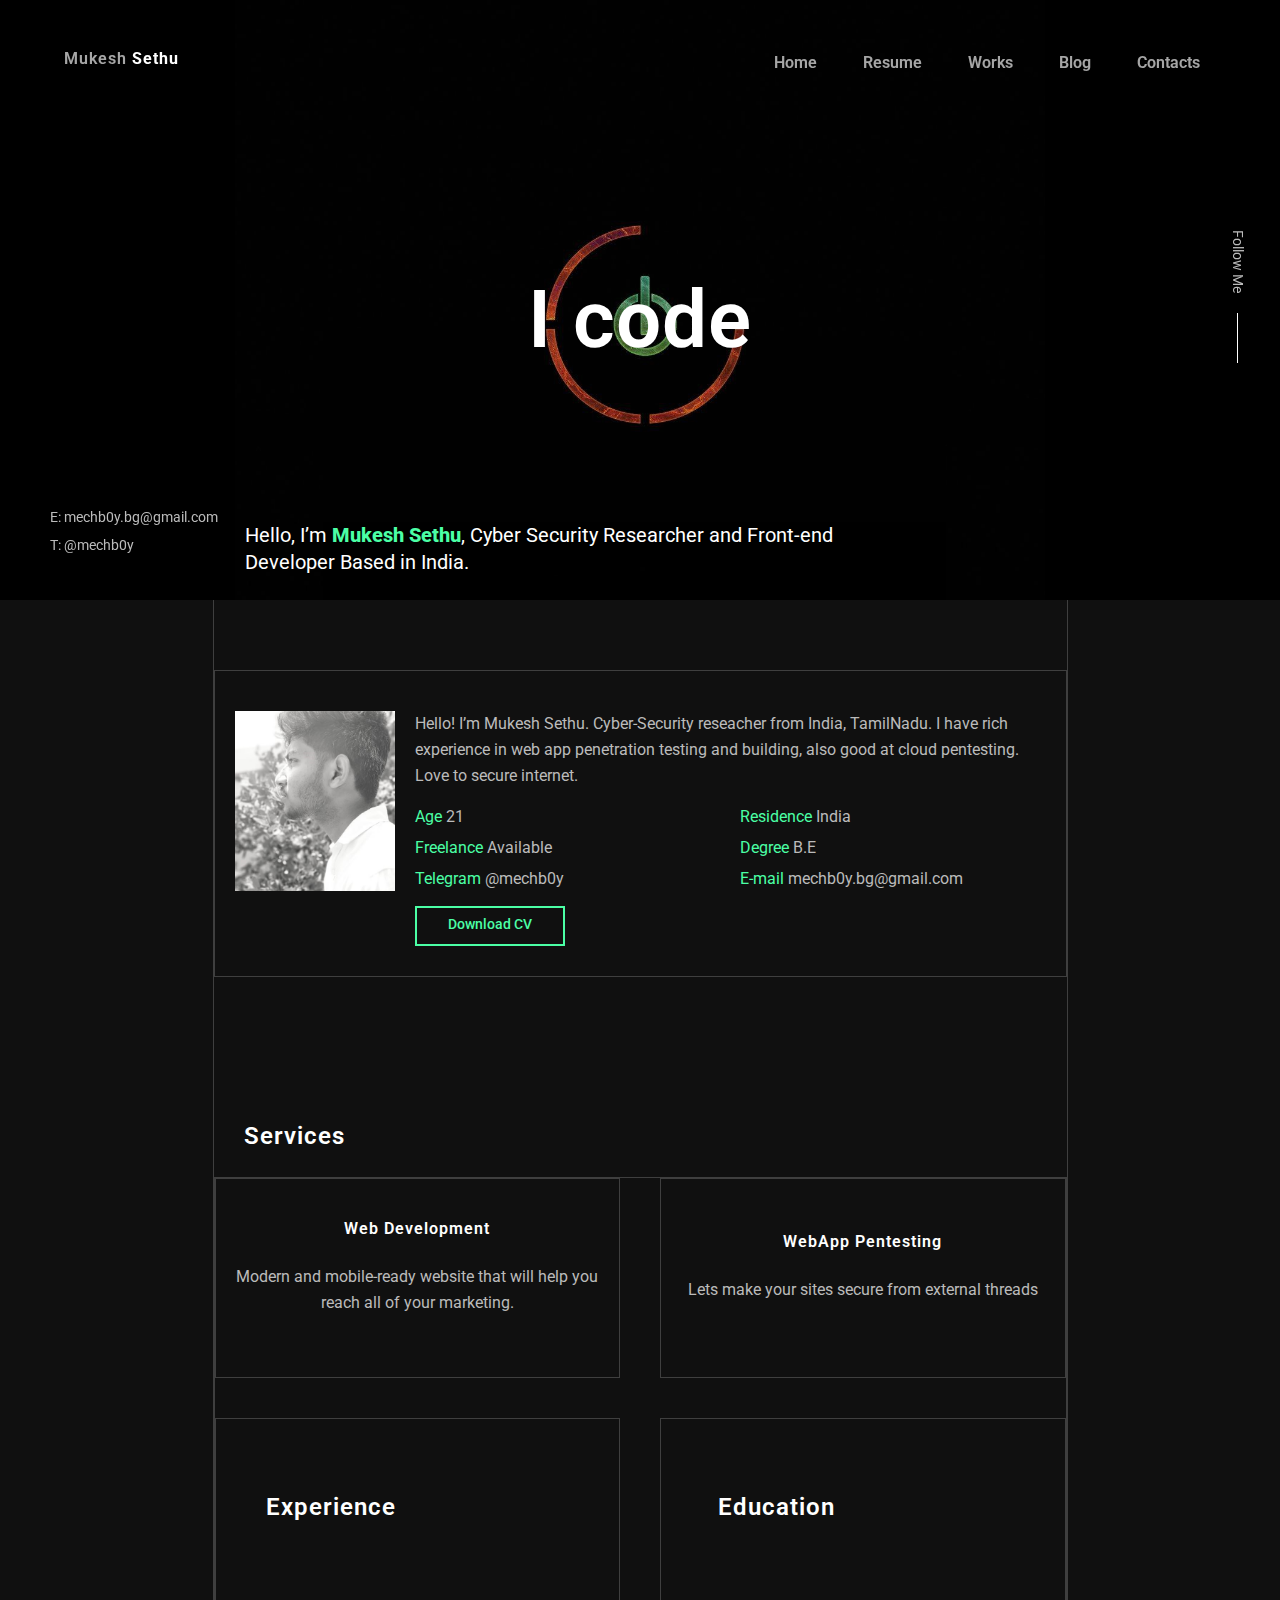
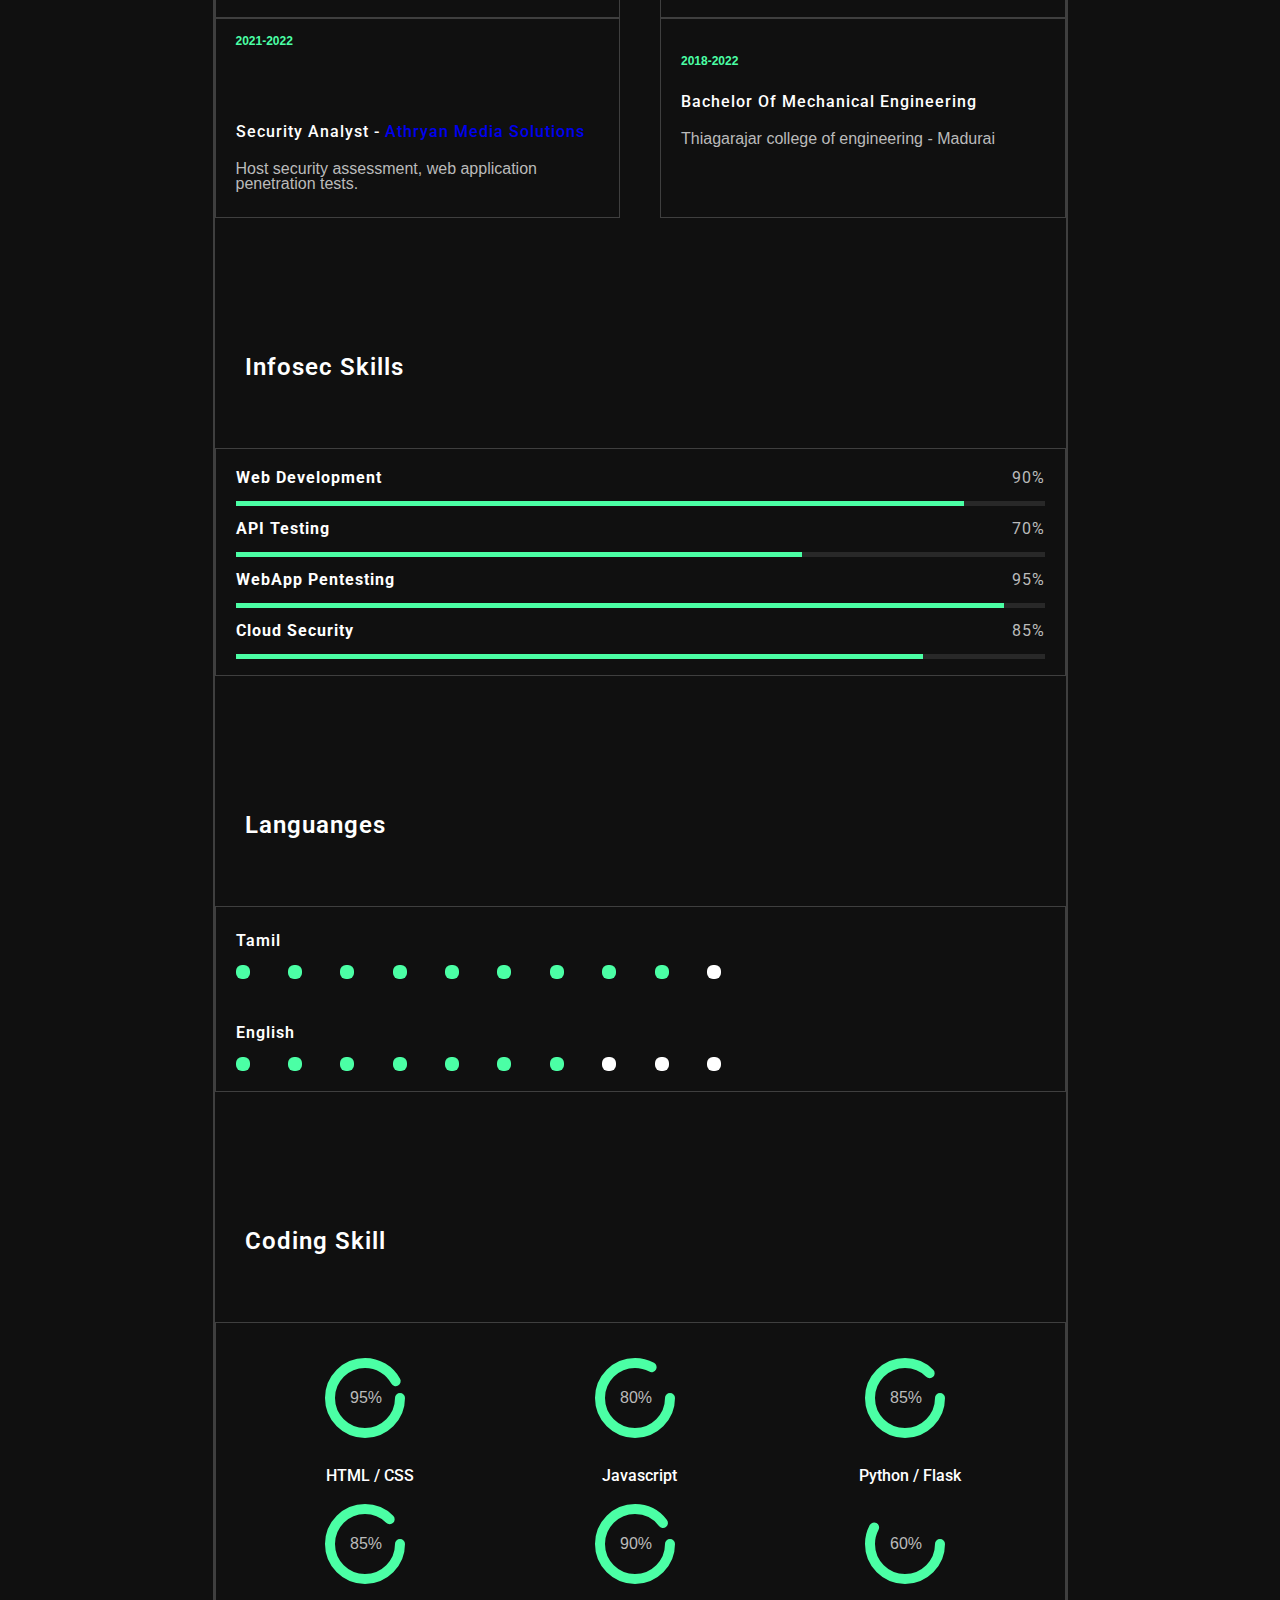
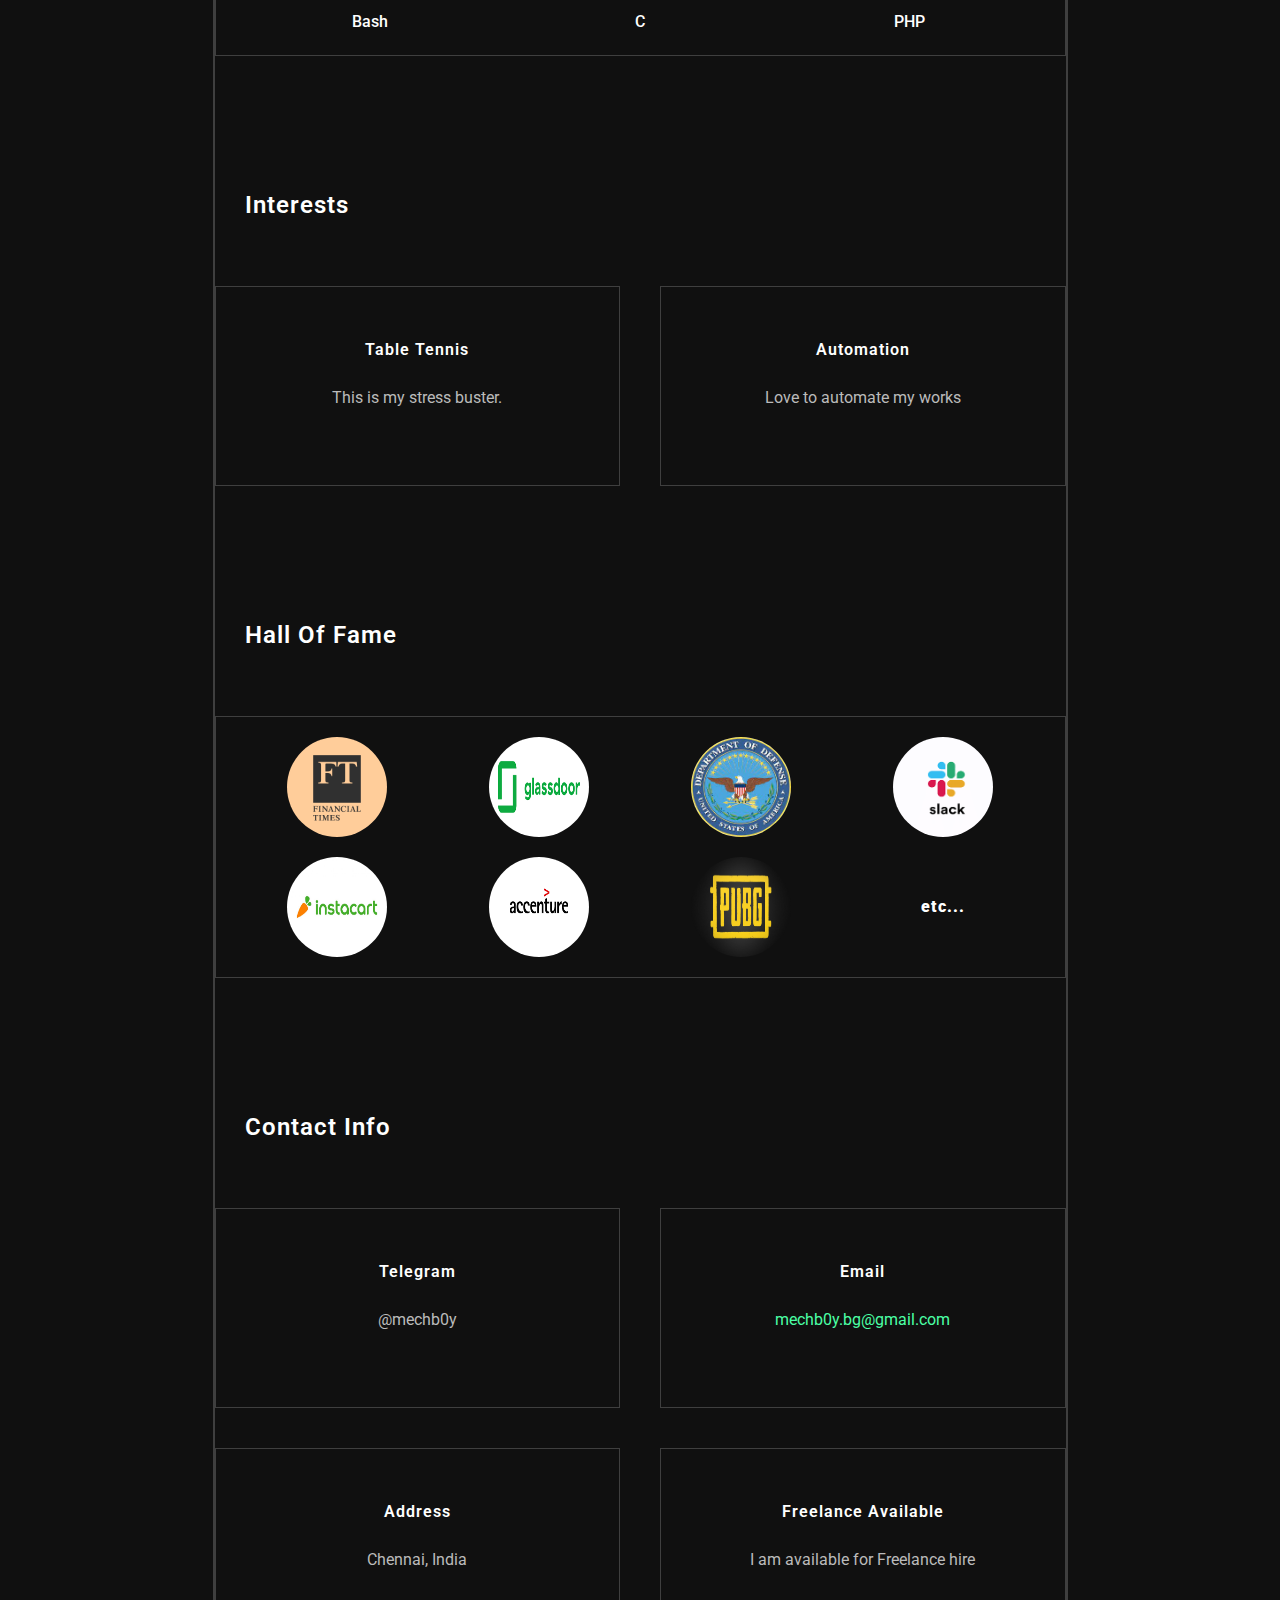
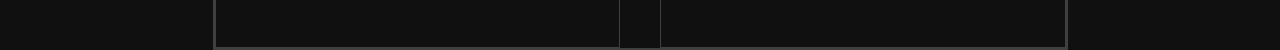
<file: index.html>
<!DOCTYPE html>
<html lang="en">

<head>
    <meta charset="UTF-8">
    <meta name="viewport" content="width=device-width, initial-scale=1.0">
    <title>Muhe</title>
    <!-- favicon -->
    <link rel="shortcut icon" href="./assets/favicon.ico" type="image/x-icon" />
    <!-- normalize -->
    <link rel="stylesheet" href="./css/normalize.css" />
    <!-- font-awesome -->
    <link rel="preconnect" href="https://fonts.googleapis.com">
    <link rel="preconnect" href="https://fonts.gstatic.com" crossorigin>
    <link href="https://fonts.googleapis.com/css2?family=Roboto:wght@100;400&display=swap" rel="stylesheet">
    <!-- social-icon -->
    <link rel="stylesheet" href="https://use.fontawesome.com/releases/v5.8.1/css/all.css" integrity="sha384-50oBUHEmvpQ+1lW4y57PTFmhCaXp0ML5d60M1M7uH2+nqUivzIebhndOJK28anvf" crossorigin="anonymous">
    <!-- main css -->
    <link rel="stylesheet" href="./css/main.css" />
    <!-- circle css -->
    <style>
    @import url('https://fonts.googleapis.com/css2?family=Roboto:wght@100;400&display=swap');
    </style>
</head>

<body>
    <!-- nav  -->
    <nav class="navbar">
        <div class="nav-center">
            <div class="nav-header">
                <a href="./assets/MUKESH_SETHU.pdf">
                    <h3 class="nav-logo">Mukesh <span>Sethu</span></h3>
                    <h3 class="nav-logo1"></h3>
                </a>
                <div class="container" onclick="myFunction(this)">
                    <div class="bar1"></div>
                    <div class="bar2"></div>
                    <div class="bar3"></div>
                </div>
            </div>
            <div class="nav-links">
                <a href="index.html" class="nav-link nav-link-1"> Home </a>
                <a href="./assets/MUKESH_SETHU.pdf" class="nav-link nav-link-2"> Resume </a>
                <a href="#" class="nav-link nav-link-3"> Works </a>
                <a href="https://mechboy.medium.com/" class="nav-link nav-link-4"> Blog </a>
                <a href="#contact-info" class="nav-link nav-link-5"> Contacts </a>
            </div>
        </div>
    </nav>
    <!-- end of nav -->
    <!-- main page -->
    <main class="page">
        <div class="hero">
            <div class="hero-container">
                <h1 class="hero-heading">
                </h1>
            </div>
            <p class="hero-text">
                Hello, I’m <span class="hero-text-1">Mukesh Sethu</span>, Cyber Security Researcher and Front-end Developer Based in India.
            </p>
        </div>
        <div class="long-container">
            <div class="size-container">
                <div class="profile">
                    <div class="profile-image">
                    </div>
                    <div class="profile-container">
                        <div class="profile-text">
                            <p>Hello! I’m Mukesh Sethu. Cyber-Security reseacher from India, TamilNadu. I have rich experience in web app penetration testing and building, also good at cloud pentesting. Love to secure internet.</p>
                        </div>
                        <div class="profile-data">
                            <div>
                                <p class="profile-qn">
                                    Age
                                    <span class="profile-ans">21</span>
                                </p>
                            </div>
                            <div>
                                <p class="profile-qn">
                                    Residence
                                    <span class="profile-ans">India</span>
                                </p>
                            </div>
                            <div>
                                <p class="profile-qn">
                                    Freelance
                                    <span class="profile-ans">Available</span>
                                </p>
                            </div>
                            <div>
                                <p class="profile-qn">
                                    Degree
                                    <span class="profile-ans">B.E</span>
                                </p>
                            </div>
                            <div>
                                <p class="profile-qn">
                                    Telegram
                                    <span class="profile-ans">@mechb0y</span>
                                </p>
                            </div>
                            <div>
                                <p class="profile-qn">
                                    E-mail
                                    <span class="profile-ans">
                                        mechb0y.bg@gmail.com</span>
                                </p>
                            </div>
                            <div class=" download-cv"><a href="./assets/MUKESH_SETHU.pdf"> Download CV</a></div>
                        </div>
                    </div>
                </div>
                <!-- end of first box -->
                <!-- service -->
                <div class="service-header">
                    <h3>Services</h3>
                </div>
                <!-- end of service header -->
                <!-- list box -->
                <div class="list-box">
                    <div class="box-row-1">
                        <div class="box-1">
                            <div class="list-image">
                                <i class="i-icon fa fa-code"></i>
                            </div>
                            <div class="list-header">
                                <h2>Web Development</h2>
                            </div>
                            <div class="list-para">
                                <p>Modern and mobile-ready website that will help you reach all of your marketing.</p>
                            </div>
                        </div>
                        <div class="box-2">
                            <div class="list-image">
                                <i class="i-icon fa fa-fingerprint"></i>
                            </div>
                            <div class="list-header">
                                <h2>WebApp Pentesting</h2>
                            </div>
                            <div class="list-para">
                                <p>Lets make your sites secure from external threads</p>
                            </div>
                        </div>
                    </div>
                    <!-- <div class="box-row-2">
                        <div class="box-1">
                            <div class="list-image">
                                <i class="i-icon fa fa-star"></i>
                            </div>
                            <div class="list-header">
                                <h2>Advetising</h2>
                            </div>
                            <div class="list-para">
                                <p>Advertising services include television, radio, print, mail, and web apps.</p>
                            </div>
                        </div>
                        <div class="box-2">
                            <div class="list-image">
                                <i class="i-icon fa fa-gamepad"></i>
                            </div>
                            <div class="list-header">
                                <h2>Game Development</h2>
                            </div>
                            <div class="list-para">
                                <p>Developing memorable and unique mobile android, ios and video games.</p>
                            </div>
                        </div>
                    </div> -->
                    <!-- Experience and education -->
                    <div class="box-row-3">
                        <div class="box-row-3-sub">
                            <div class="box-1">
                                <div class="box-row-3-h">
                                    <h3>Experience</h3>
                                </div>
                            </div>
                            <div class="box-2-3">
                                <div class="ex-yr">
                                    <p>2021-2022</p>
                                </div>
                                <div class="ex-comp">
                                    
                                </div>
                                <div class="ex-position">
                                    <h4>Security Analyst - <a href="https://athryan.in/">Athryan Media Solutions</a></h4>
                                </div>
                                <div class="ex-para">
                                    <p>Host security assessment, web application penetration tests.</p>
                                </div>
                            </div>
                        </div>
                        <div class="box-row-3-sub">
                            <div class="box-3">
                                <div class="box-row-3-h">
                                    <h3>education</h3>
                                </div>
                            </div>
                            <div class="box-4">
                                <div class="ex-yr">
                                    <p>2018-2022</p>
                                </div>
                                <div class="ex-comp-1">
                                </div>
                                <div class="ex-position">
                                    <h4>
                                        Bachelor of Mechanical Engineering
                                        </h4>
                                </div>
                                <div class="ex-para">
                                    <p>Thiagarajar college of engineering - Madurai</p>
                                </div>
                            </div>
                        </div>
                    </div>
                    <!-- end of ex and edu -->
                    <div class="service-header design-skill">
                        <h3>Infosec Skills</h3>
                    </div>
                    <!-- row-4 -->
                    <div class="box-row-4">
                        <div class="box-row-4-sub">
                            <ul>
                                <li>
                                    <div class="name">
                                        <span>Web Development</span>
                                        <span class="per-num">90%</span>
                                    </div>
                                    <div class="progress-bar">
                                        <div class="percentage-1">
                                        </div>
                                    </div>
                                </li>
                                <li>
                                    <div class="name">
                                        <span>API Testing</span>
                                        <span class="per-num">70%</span>
                                    </div>
                                    <div class="progress-bar">
                                        <div class="percentage-2">
                                        </div>
                                    </div>
                                </li>
                                <li>
                                    <div class="name">
                                        <span>WebApp Pentesting</span>
                                        <span class="per-num">95%</span>
                                    </div>
                                    <div class="progress-bar">
                                        <div class="percentage-3">
                                        </div>
                                    </div>
                                </li>
                                <li>
                                    <div class="name">
                                        <span>Cloud Security</span>
                                        <span class="per-num">85%</span>
                                    </div>
                                    <div class="progress-bar">
                                        <div class="percentage-4">
                                        </div>
                                    </div>
                                </li>
                            </ul>
                        </div>
                    </div>
                    <!-- end of row-4 -->
                    <div class="service-header design-skill">
                        <h3>Languanges</h3>
                    </div>
                    <!-- row-5 -->
                    <div class="box-row-5">
                        <div class="lang-1">
                            <div class="lang-name">
                                <span>
                                    Tamil
                                </span>
                            </div>
                            <div class="progress-dot">
                                <span></span>
                                <span></span>
                                <span></span>
                                <span></span>
                                <span></span>
                                <span></span>
                                <span></span>
                                <span></span>
                                <span></span>
                                <span style="background: white;"></span>
                            </div>
                        </div>
                        <div class="lang-2">
                            <div class="lang-name">
                                <span>
                                    English
                                </span>
                            </div>
                            <div class="progress-dot">
                                <span></span>
                                <span></span>
                                <span></span>
                                <span></span>
                                <span></span>
                                <span></span>
                                <span></span>
                                <span style="background: white;"></span>
                                <span style="background: white;"></span>
                                <span style="background: white;"></span>
                            </div>
                        </div>
                    </div>
                    <!-- end of row 5 -->
                    <div class="service-header design-skill">
                        <h3>Coding Skill</h3>
                    </div>
                    <!-- row 6 -->
                    <div class="box-row-6">
                        <!-- circle -->
                        <div class="circle-1">
                            <svg xmlns="http://www.w3.org/2000/svg" version="1.1" width="100px" height="100px">
                                <text x="30" y="50" fill="#bbbbbb">95%</text>
                                <defs>
                                    <linearGradient id="GradientColor">
                                        <stop offset="0%" stop-color="#e91e63" />
                                        <stop offset="100%" stop-color="#673ab7" />
                                    </linearGradient>
                                </defs>
                                <circle cx="45" cy="45" r="35" stroke-linecap="round" />
                            </svg>
                            <span class="code-lang">HTML / CSS</span>
                        </div>
                        <div class="circle-2">
                            <svg xmlns="http://www.w3.org/2000/svg" version="1.1" width="100px" height="100px">
                                <text x="30" y="50" fill="#bbbbbb">80%</text>
                                <defs>
                                    <linearGradient id="GradientColor">
                                        <stop offset="0%" stop-color="#e91e63" />
                                        <stop offset="100%" stop-color="#673ab7" />
                                    </linearGradient>
                                </defs>
                                <circle cx="45" cy="45" r="35" stroke-linecap="round" />
                            </svg>
                            <span class="code-lang">Javascript</span>
                        </div>
                        <div class="circle-3">
                            <svg xmlns="http://www.w3.org/2000/svg" version="1.1" width="100px" height="100px">
                                <text x="30" y="50" fill="#bbbbbb">85%</text>
                                <defs>
                                    <linearGradient id="GradientColor">
                                        <stop offset="0%" stop-color="#e91e63" />
                                        <stop offset="100%" stop-color="#673ab7" />
                                    </linearGradient>
                                </defs>
                                <circle cx="45" cy="45" r="35" stroke-linecap="round" />
                            </svg>
                            <span class="code-lang">Python / Flask</span>
                        </div>
                        <div class="circle-4">
                            <svg xmlns="http://www.w3.org/2000/svg" version="1.1" width="100px" height="100px">
                                <text x="30" y="50" fill="#bbbbbb">85%</text>
                                <defs>
                                    <linearGradient id="GradientColor">
                                        <stop offset="0%" stop-color="#e91e63" />
                                        <stop offset="100%" stop-color="#673ab7" />
                                    </linearGradient>
                                </defs>
                                <circle cx="45" cy="45" r="35" stroke-linecap="round" />
                            </svg>
                            <span class="code-lang">Bash</span>
                        </div>
                        <div class="circle-5">
                            <svg xmlns="http://www.w3.org/2000/svg" version="1.1" width="100px" height="100px">
                                <text x="30" y="50" fill="#bbbbbb">90%</text>
                                <defs>
                                    <linearGradient id="GradientColor">
                                        <stop offset="0%" stop-color="#e91e63" />
                                        <stop offset="100%" stop-color="#673ab7" />
                                    </linearGradient>
                                </defs>
                                <circle cx="45" cy="45" r="35" stroke-linecap="round" />
                            </svg>
                            <span class="code-lang">C</span>
                        </div>
                        <div class="circle-6">
                            <svg xmlns="http://www.w3.org/2000/svg" version="1.1" width="100px" height="100px">
                                <text x="30" y="50" fill="#bbbbbb">60%</text>
                                <defs>
                                    <linearGradient id="GradientColor">
                                        <stop offset="0%" stop-color="#e91e63" />
                                        <stop offset="100%" stop-color="#673ab7" />
                                    </linearGradient>
                                </defs>
                                <circle cx="45" cy="45" r="35" stroke-linecap="round" />
                            </svg>
                            <span class="code-lang">PHP</span>
                        </div>
                        <!-- circle end -->
                    </div>
                    <!-- end of row 6 -->
                    <div class="service-header design-skill">
                        <h3>Interests</h3>
                    </div>
                    <!-- Interest -->
                    <!-- <div class="box-row-7">
                        <div class="box-1">
                            <div class="list-image">
                                <i class="i-icon fa fa-table-tennis"></i>
                            </div>
                            <div class="list-header">
                                <h2>Table Tennis</h2>
                            </div>
                            <div class="list-para">
                                <p>Advertising services include television, radio, print, mail, and web apps.</p>
                            </div>
                        </div>
                        <div class="box-2">
                            <div class="list-image">
                                <i class="i-icon fa fa-gamepad"></i>
                            </div>
                            <div class="list-header">
                                <h2>Game Development</h2>
                            </div>
                            <div class="list-para">
                                <p>Developing memorable and unique mobile android, ios and video games.</p>
                            </div>
                        </div>
                    </div> -->
                    <div class="box-row-8">
                        <div class="box-1">
                            <div class="list-image">
                                <i class="i-icon fa fa-table-tennis"></i>
                            </div>
                            <div class="list-header">
                                <h2>Table Tennis</h2>
                            </div>
                            <div class="list-para">
                                <p>This is my stress buster.</p>
                            </div>
                        </div>
                        <div class="box-2">
                            <div class="list-image">
                                <i class="i-icon fa fa-terminal"></i>
                            </div>
                            <div class="list-header">
                                <h2>Automation</h2>
                            </div>
                            <div class="list-para">
                                <p>Love to automate my works</p>
                            </div>
                        </div>
                    </div>
                    <!-- end of interest -->
                    <div class="service-header design-skill">
                        <h3>Hall of Fame</h3>
                    </div>
                    <!-- hof -->
                    <div class="box-row-9">
                        <div class="hof hof-1">
                            <a href="">
                                <img style="height:100px;width: 100px;border-radius: 50%;" src="./assets/hof/ft1.png" alt="">
                            </a>
                        </div>
                        <div class="hof hof-2">
                            <a href="">
                                <img style="height:100px;width: 100px;border-radius: 50%;" src="./assets/hof/gd2.png" alt="">
                            </a>
                        </div>
                        <div class="hof hof-3">
                            <a href="">
                                <img style="height:100px;width: 100px;border-radius: 50%;" src="./assets/hof/dod1.jpg" alt="">
                            </a>
                        </div>
                        <div class="hof hof-4">
                            <a href="">
                                <img style="height:100px;width: 100px;border-radius: 50%;" src="./assets/hof/sl2.png" alt="">
                            </a>
                        </div>
                        <div class="hof hof-5">
                            <a href="">
                                <img style="height:100px;width: 100px;border-radius: 50%;" src="./assets/hof/ic1.jpg" alt="">
                            </a>
                        </div>
                        <div class="hof hof-6">
                            <a href="">
                                <img style="height:100px;width: 100px;border-radius: 50%;" src="./assets/hof/ac2.png" alt="">
                            </a>
                        </div>
                        <div class="hof hof-7">
                            <a href="">
                                <img style="height:100px;width: 100px;border-radius: 50%;" src="./assets/hof/pg1.jpeg" alt="">
                            </a>
                        </div>
                        <div class="hof hof-8">
                            <span>etc...</span>
                        </div>
                    </div>
                    <!-- end of hof -->
                    <div class="service-header design-skill">
                        <h3 id="contact-info">Contact Info</h3>
                    </div>
                    <!-- contact info -->
                    <div class="box-row-10">
                        <div class="box-1">
                            <div class="list-image tele-m">
                                <i class="i-icon fab fa-telegram-plane"></i>
                            </div>
                            <div class="list-header">
                                <h2>Telegram</h2>
                            </div>
                            <div class="list-para">
                                <p>@mechb0y</p>
                            </div>
                        </div>
                        <div class="box-2">
                            <div class="list-image">
                                <i class="i-icon fa fa-at"></i>
                            </div>
                            <div class="list-header">
                                <h2>Email</h2>
                            </div>
                            <div class="list-para">
                                <p><a style="color: #4BFFA5;" href="mailto:alejandroa@gmail.com">mechb0y.bg@gmail.com</a></p>
                            </div>
                        </div>
                    </div>
                    <div class="box-row-11">
                        <div class="box-1">
                            <div class="list-image">
                                <i class="i-icon fa fa-flag"></i>
                            </div>
                            <div class="list-header">
                                <h2>Address</h2>
                            </div>
                            <div class="list-para">
                                <p>Chennai, India</p>
                            </div>
                        </div>
                        <div class="box-2">
                            <div class="list-image">
                                <i class="i-icon fa fa-user"></i>
                            </div>
                            <div class="list-header">
                                <h2>Freelance Available</h2>
                            </div>
                            <div class="list-para">
                                <p>I am available for Freelance hire</p>
                            </div>
                        </div>
                    </div>
                    <!-- end of contact info -->
                </div>
                <!-- end of list box -->
            </div>
        </div>
    </main>
    <!-- end of main page -->
    <!-- left footer -->
    <!-- footer end -->
    <footer class="left-footer">
        <div class="left-footer-copy">
        </div>
        <div class="left-soc-box">
            <span class="left-ion left-soci">
                E: mechb0y.bg@gmail.com
            </span>
            <span class="left-ion">T: @mechb0y</span>
        </div>
    </footer>
    <!-- Footer -->
    <footer class="footer">
        <div class="footer-copy">
        </div>
        <div class="soc-box">
            <span class="follow-header">Follow Me </span>
            <a href="https://linkedin.com/in/muhe7" class="soci">
                <span class="ion fab fa-linkedin-in"></span>
            </a>
            <a href="#">
                <span class="ion fab fa-github"></span>
            </a>
            <a href="https://twitter.com/mechboy_">
                <span class="ion fab fa-twitter"></span>
            </a>
            <a href="https://instagram.com/mechb0y_/">
                <span class="ion fab fa-instagram"></span>
            </a>
        </div>
    </footer>
    <script src="./js/main.js">
    </script>
</body>

</html>
</file>
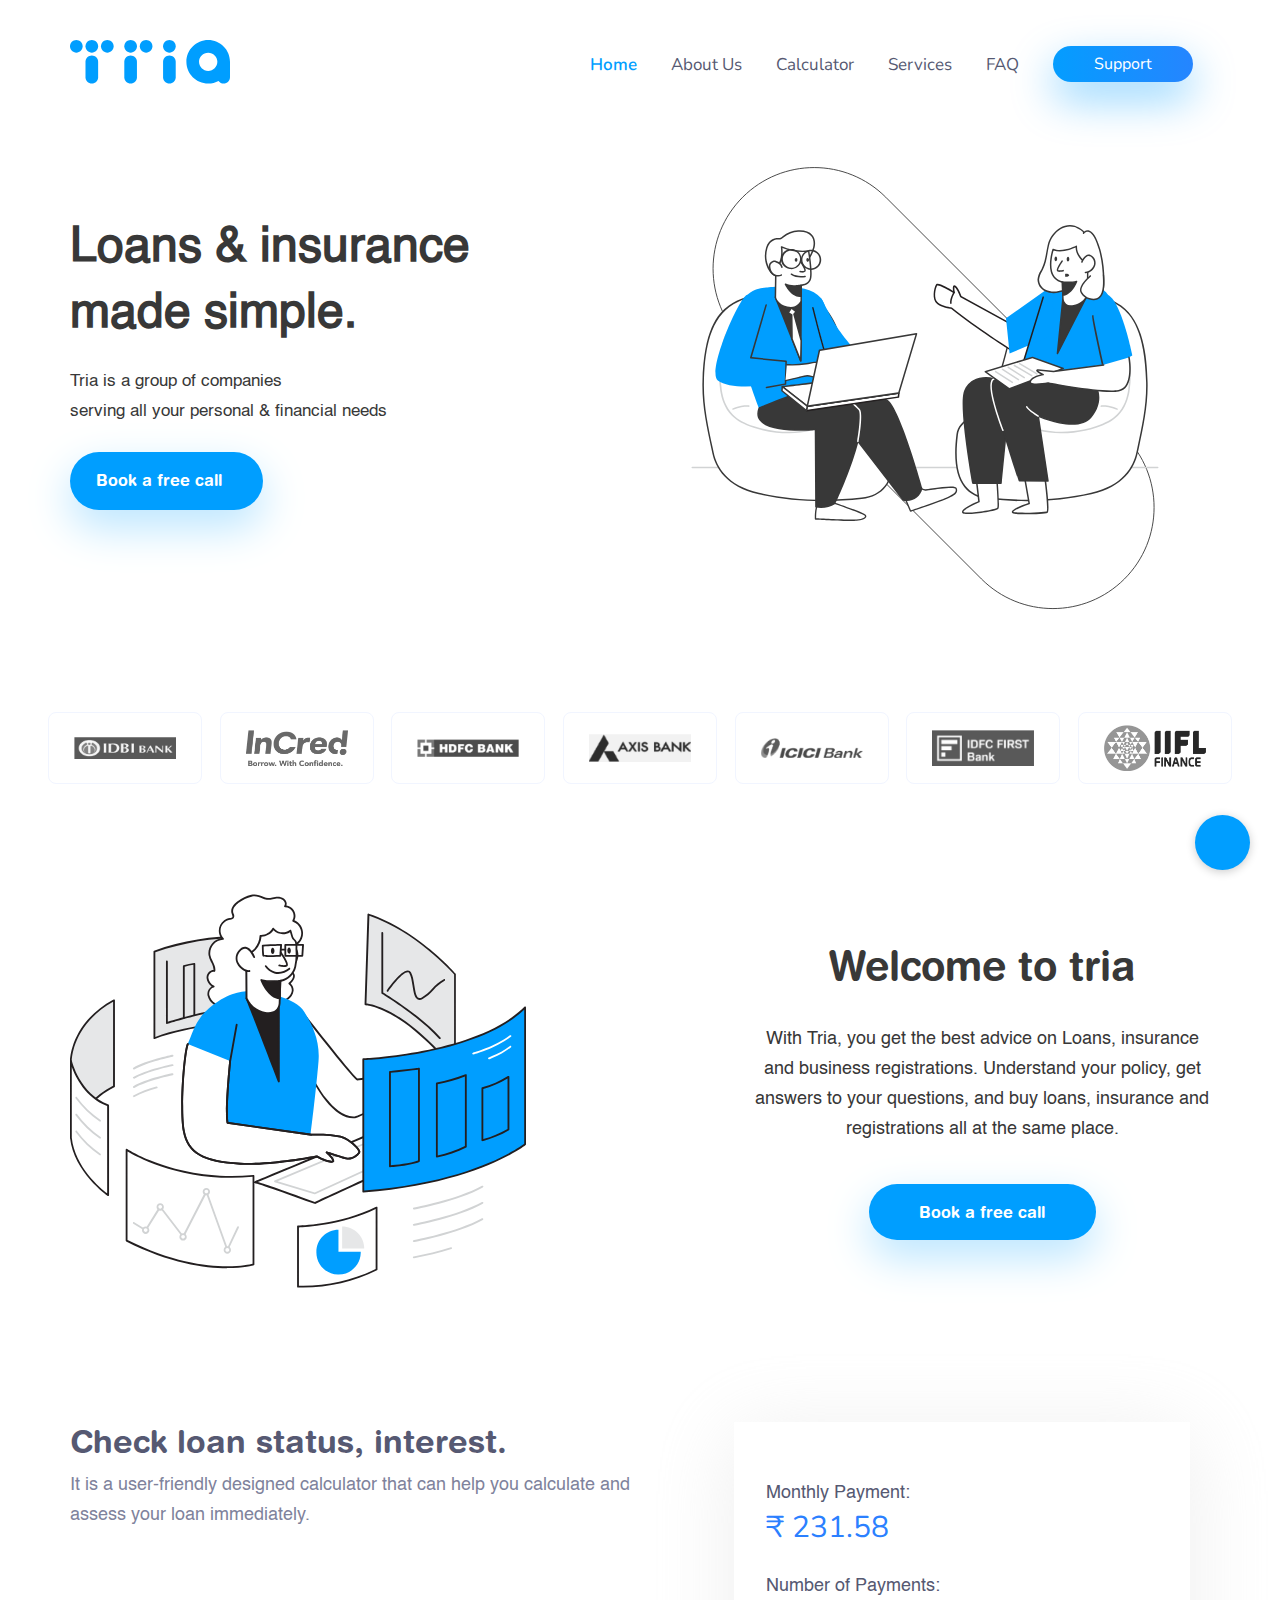
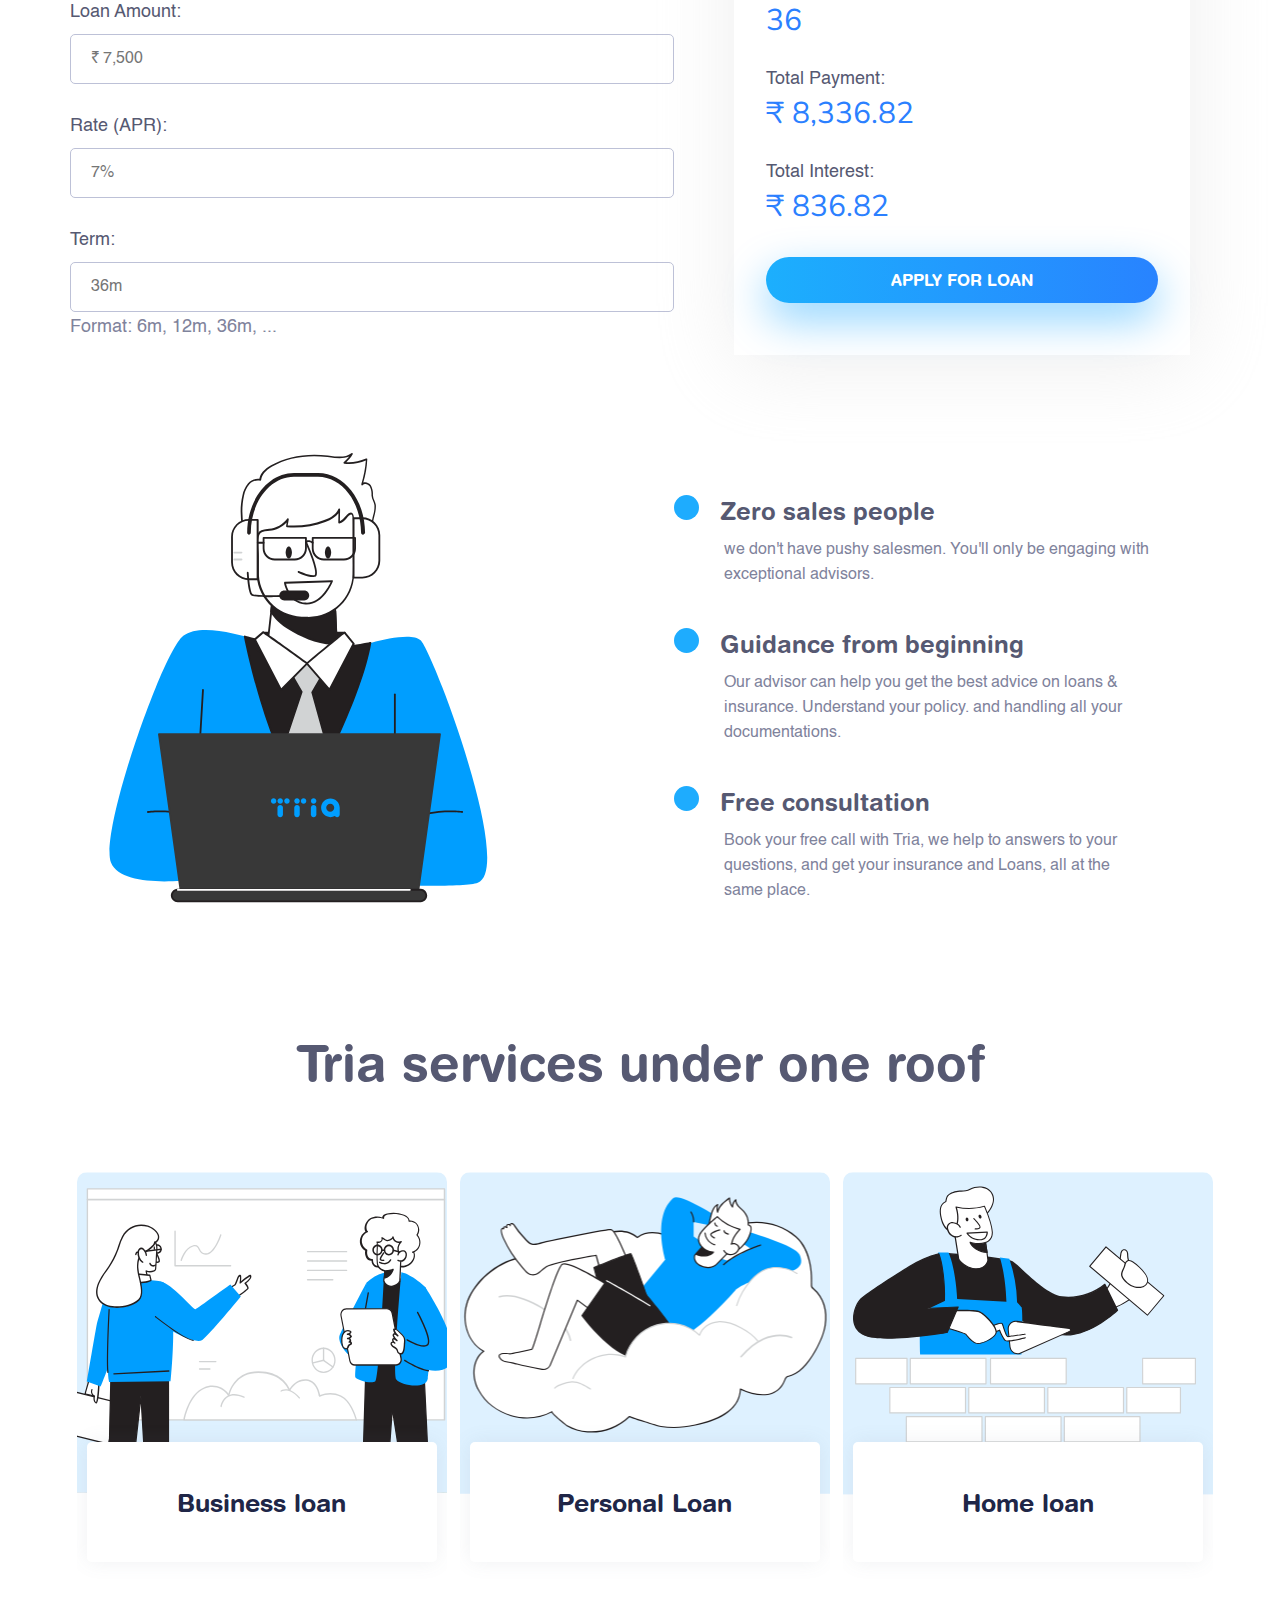
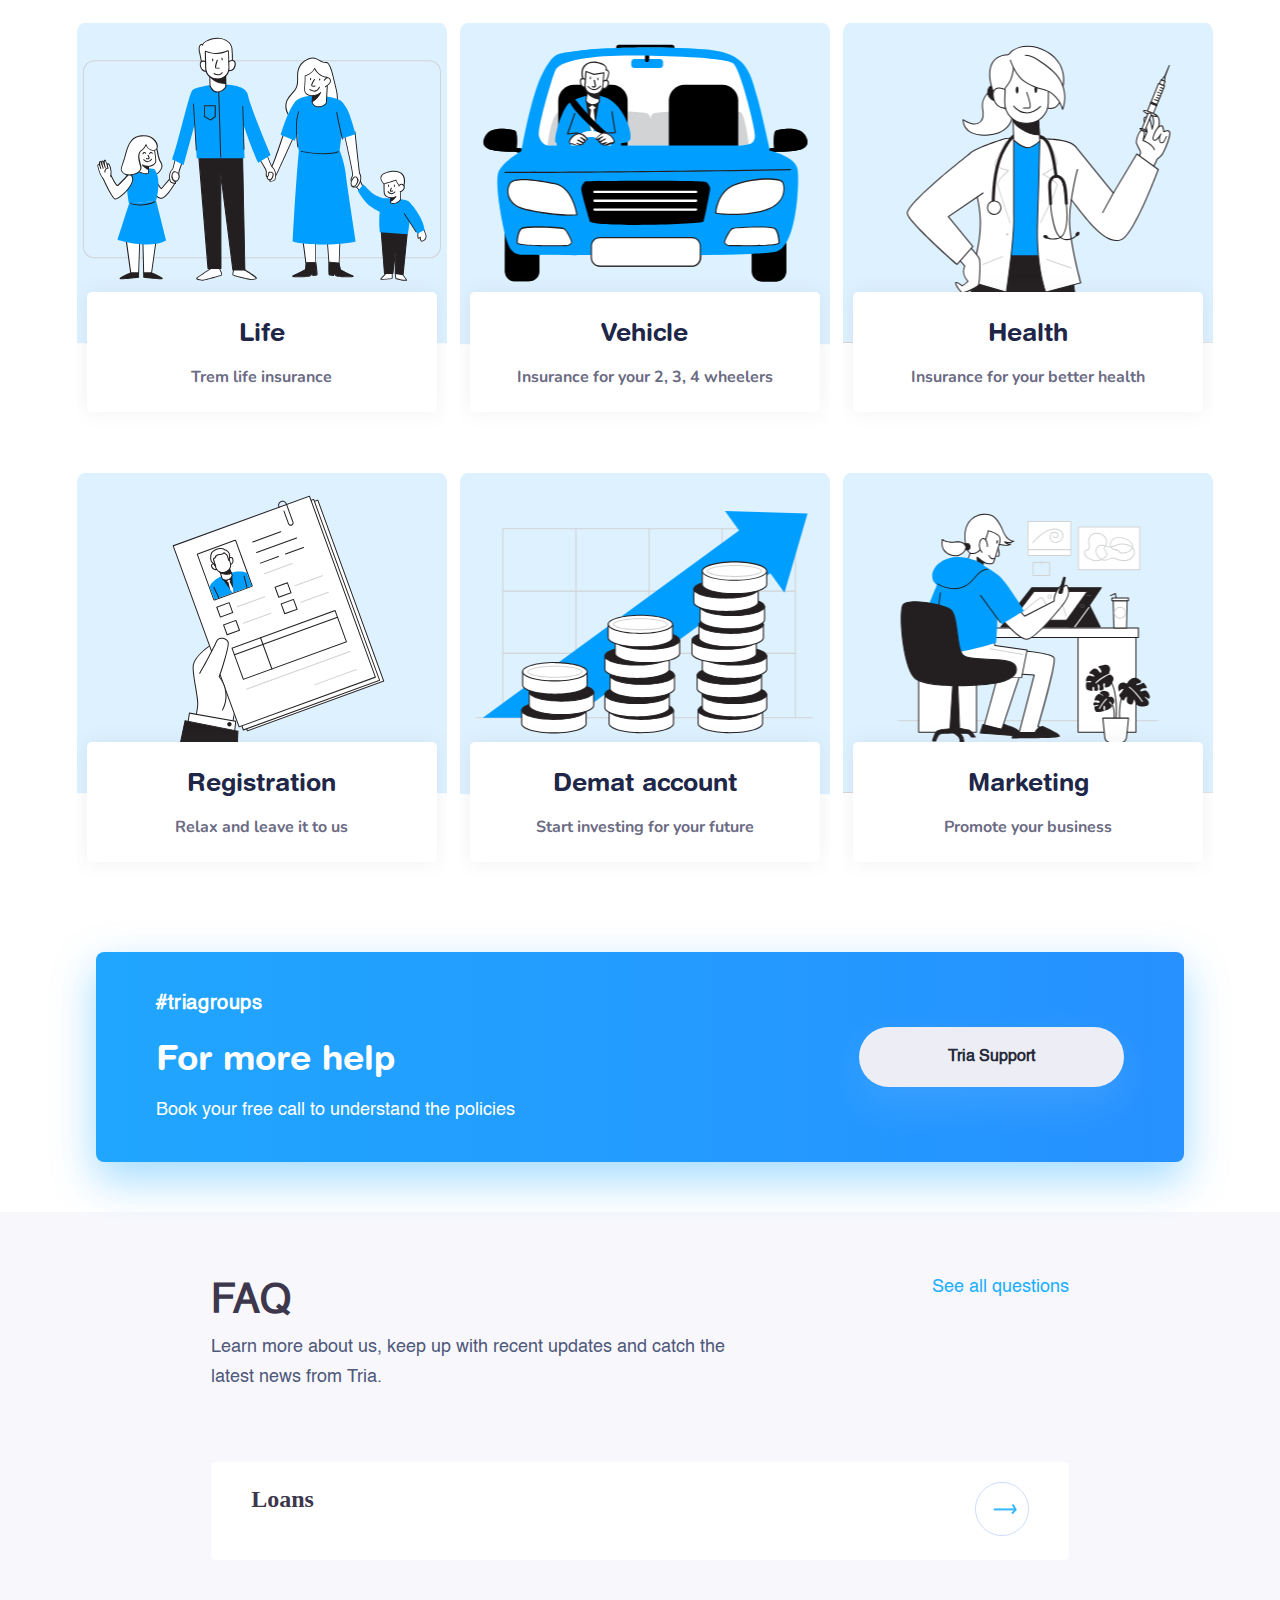
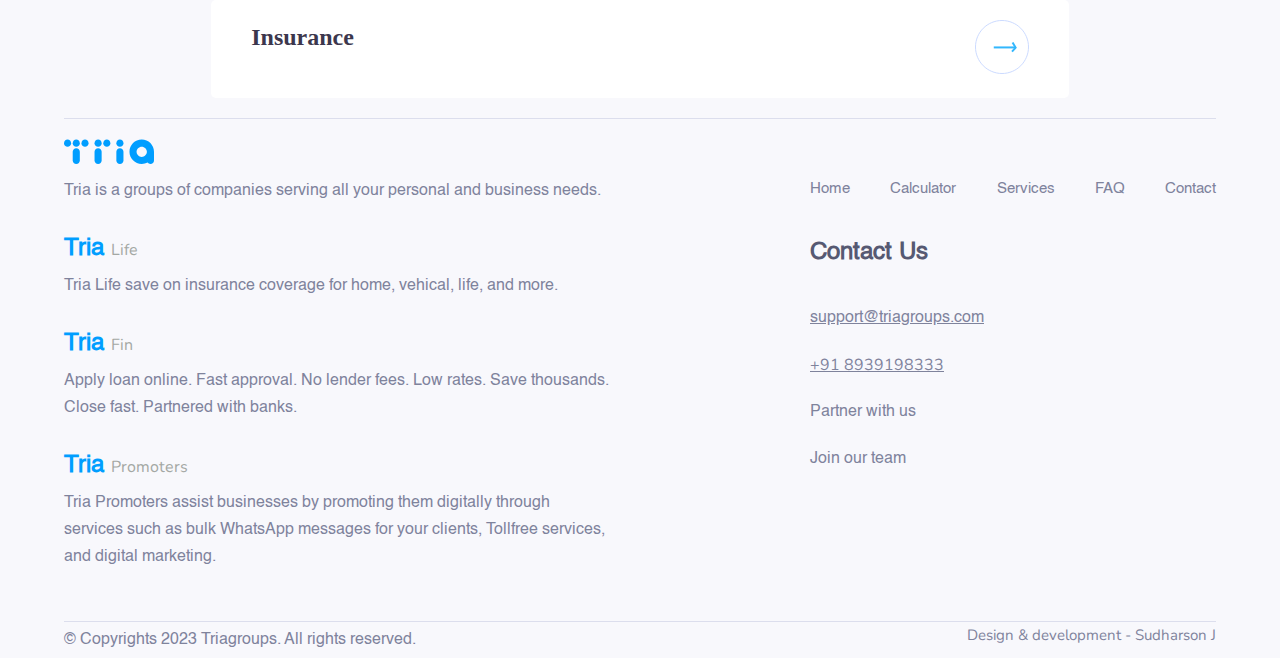
<file: cheenu/index.html>
<!DOCTYPE html>
<html lang="en">

<head>
    <meta charset="UTF-8">
    <meta http-equiv="X-UA-Compatible" content="IE=edge">
    <meta name="viewport" content="width=device-width, initial-scale=1.0">
    <title>Tria Groups
    </title>
    <link rel="shortcut icon" href="./assets/Tria favicon/favicon.ico" type="image/x-icon">
    <!-- stylesheet -->
    <link rel="stylesheet" href="./css/style.css">

    <!-- font-awesome -->
    <link rel="stylesheet" href="https://use.fontawesome.com/releases/v5.15.4/css/all.css" integrity="sha384-DyZ88mC6Up2uqS4h/KRgHuoeGwBcD4Ng9SiP4dIRy0EXTlnuz47vAwmeGwVChigm" crossorigin="anonymous" />
    <link rel="stylesheet" href="https://cdnjs.cloudflare.com/ajax/libs/font-awesome/6.2.1/css/all.min.css" integrity="sha512-MV7K8+y+gLIBoVD59lQIYicR65iaqukzvf/nwasF0nqhPay5w/9lJmVM2hMDcnK1OnMGCdVK+iQrJ7lzPJQd1w==" crossorigin="anonymous" referrerpolicy="no-referrer"
    />

    <!-- Calendly link widget begin -->
    <link href="https://assets.calendly.com/assets/external/widget.css" rel="stylesheet">

    <!-- btn -->

</head>

<body>
    <!-- navbar  -->

    <section id="header">
        <a href="/" class="logo"><img src="./assets/logo.svg" alt=""></a>
        <div>

            <ul id="navbar">

                <li><a href="#" class="active-n">Home</a></li>
                <li><a href="#contact-us">About Us</a></li>
                <li><a href="#calculator">Calculator</a></li>
                <li><a href="#service">Services</a></li>
                <li><a href="#faq">FAQ</a></li>
                <li>
                    <a href="#"><button onclick="show('popup')" class='button1'>Support</button></a>
                </li>
                <i id="close" class="fas fa-times"></i>
            </ul>
        </div>
        <div class="mobile">
            <i id="bar" class="fa-solid fa-bars"></i>
        </div>
    </section>
    <!-- end of navbar  -->
    <!-- popup -->
    <div class="popup" id="popup">
        <a href="#" class="pop-close" onclick="hide('popup')">
            <i class="fas fa-times"></i>
        </a>
        <div class="pop_con">
            <h5>Contact US</h5>
            <a href="mailto:support@triagroups.com">support@triagroups.com</a>
            <a href="tel:+91 8939198333">+91 8939198333</a>

        </div>
    </div>
    <!-- popup end  -->
    <!-- hero  -->
    <section id="hero">
        <div class="hero-text">
            <h1>Loans & insurance <br> made simple.</h1>
            <p>Tria is a group of companies
            </p>
            <p> serving all your personal & financial needs</p>

            <button onclick="Calendly.initPopupWidget({url: 'https://calendly.com/triagroups/30min'});return false;" class="button1">Book a free call  <i class="fa-regular fa-calendar"> </i></button>
            <!-- Calendly link widget end -->

        </div>
        <div class="hero-img">
            <img src="./assets/hero.svg" alt="hero">
        </div>
    </section>
    <!-- end of hero  -->
    <!-- bank  -->
    <section id="bank">
        <div class="b-box"> <img src="./assets/bank/b1.png" alt="" class="b__box__img"></div>
        <div class="b-box"> <img src="./assets/bank/b2.png" alt="" class="b__box__img"></div>
        <div class="b-box"> <img src="./assets/bank/b3.png" alt="" class="b__box__img"></div>
        <div class="b-box"> <img src="./assets/bank/b4.png" alt="" class="b__box__img"></div>
        <div class="b-box"> <img src="./assets/bank/b5.png" alt="" class="b__box__img"></div>
        <div class="b-box"> <img src="./assets/bank/b6.png" alt="" class="b__box__img"></div>
        <div class="b-box b_hide"> <img src="./assets/bank/b7.png" alt="" class="b__box__img"></div>
    </section>
    <!-- end of bank -->
    <!-- welcome  -->
    <section id="welcome">
        <div class="wc-img">
            <img src="./assets/wc.svg" alt="">
        </div>

        <div class="wc-text">
            <h1>Welcome to tria</h1>
            <p>With Tria, you get the best advice on Loans, insurance and business registrations. Understand your policy, get answers to your questions, and buy loans, insurance and registrations all at the same place.</p>
            <button onclick="Calendly.initPopupWidget({url: 'https://calendly.com/triagroups/30min'});return false;" class="button1">Book a free call</button>
        </div>

        <!-- ````````````````` -->

    </section>
    <!-- end of welcome  -->
    <!-- calculator  -->
    <section id="calculator">
        <div class="cal-input">
            <h1>Check loan status, interest. </h1>
            <p>It is a user-friendly designed calculator that can help you calculate and assess your loan immediately.</p>

            <label>Loan Amount:</label>
            <input type="text" placeholder="₹ 7,500" oninput="Calculate()" id="principle">
            <label>Rate (APR):</label>
            <input type="text" placeholder="7%" oninput="Calculate()" id="rate">
            <label>Term:</label>
            <input type="text" placeholder="36m" oninput="Calculate()" id="term">
            <p>Format: 6m, 12m, 36m, ...</p>
        </div>
        <div class="cal-output">
            <div class="box">
                <h6 style="margin-top: 60px;">Monthly Payment:</h6>
                <h7 id="mpay">₹ 231.58</h7>
                <h6>Number of Payments:</h6>
                <h7 id="npay">36</h7>
                <h6>Total Payment:</h6>
                <h7 id="tpay">₹ 8,336.82</h7>
                <h6>Total Interest:</h6>
                <h7 id="ipay">₹ 836.82</h7>
                <button onclick="Calendly.initPopupWidget({url: 'https://calendly.com/triagroups/30min'});return false;" class="button1">APPLY FOR LOAN</button>
            </div>
        </div>
    </section>
    <!-- end of calculator -->
    <!-- guest box -->
    <section id="guest">
        <div id="g-img">
            <img src="./assets/all-in-1.svg" alt="welcome">
        </div>
        <div id="g-text">
            <ul id="list">
                <li id="list-head"><span>&nbsp;&nbsp;</span> Zero sales people</li>
                <li id="list-text">we don't have pushy salesmen. You'll only be engaging with exceptional advisors.</li>
                <li id="list-head"><span>&nbsp;&nbsp;</span> Guidance from beginning</li>
                <li id="list-text">Our advisor can help you get the best advice on loans & insurance. Understand your policy. and handling all your documentations.</li>
                <li id="list-head"><span>&nbsp;&nbsp;</span> Free consultation</li>
                <li id="list-text">Book your free call with Tria, we help to answers to your questions, and get your insurance and Loans, all at the same place.</li>
            </ul>
        </div>
    </section>
    <!-- end of guest  -->
    <!-- Services -->
    <section id="service">
        <h1 class="s-head">Tria services under one roof</h1>
        <div class="s-container">
            <article class="card">
                <div class="inner-box">
                    <h1 class="head">Business loan</h1>
                </div>
                <div class="card__body">
                    <h2 class="card__title">Business loan</h2>
                    <p>Minimum requirements for your business loan</p>

                    <table class="table">
                        <tr>
                            <td class="fdata">Minimum age:</td>
                            <td class="fout">23</td>
                        </tr>
                        <tr>
                            <td class="fdata">Cibil Score:</td>
                            <td class="fout">680+</td>
                        </tr>
                        <tr>
                            <td class="fdata">Business vintage:</td>
                            <td class="fout">Minimum 1 year</td>
                        </tr>
                        <tr>
                            <td class="fdata">Verification documentations:</td>
                            <td class="fout">KYC documents, ITR 2 years, GST, MSME, (Any two business documents)</td>
                        </tr>
                    </table>

                </div>
            </article>
            <article class="card">
                <div class="inner-box">
                    <h1 class="head">Personal Loan</h1>
                </div>
                <div class="card__body">
                    <h2 class="card__title">Personal Loan</h2>
                    <p>Minimum requirements for your personal loan</p>

                    <table class="table">
                        <tr>
                            <td class="fdata">Minimum age:</td>
                            <td class="fout">21</td>
                        </tr>
                        <tr>
                            <td class="fdata">Cibil Score:</td>
                            <td class="fout">680+</td>
                        </tr>
                        <tr>
                            <td class="fdata">Minimum salary:</td>
                            <td class="fout">₹ 13,000/month</td>
                        </tr>
                        <tr>
                            <td class="fdata">Verification documentations:</td>
                            <td class="fout">KYC documents, recent 3 months payslip, recent 6 months bank statement of your salary account and working identity card</td>
                        </tr>
                    </table>

                </div>
            </article>
            <article class="card">
                <div class="inner-box">
                    <h1 class="head">Home loan</h1>
                </div>
                <div class="card__body">
                    <h2 class="card__title">Home loan</h2>
                    <p>Minimum requirements for your home loan</p>

                    <table class="table">
                        <tr>
                            <td class="fdata">Minimum age:</td>
                            <td class="fout">23</td>
                        </tr>
                        <tr>
                            <td class="fdata">Cibil Score:</td>
                            <td class="fout">680+</td>
                        </tr>
                        <tr>
                            <td class="fdata">Verification documentations:</td>
                            <td class="fout">KYC documents, property documents, Last 6 months of your bank statement and Income proof</td>
                        </tr>
                    </table>

                </div>
            </article>
            <article class="card">
                <div class="inner-box">
                    <h1 class="head"> Life</h1>
                    <p>Trem life insurance</p>
                </div>
                <div class="card__body">
                    <h2 class="card__title">Term Insurance</h2>
                    <p>Protect your family by insuring your life with a term plan.</p>

                    <table class="table">
                        <tr>
                            <td class="fdata">Minimum age:</td>
                            <td class="fout">18 years</td>
                        </tr>
                        <tr>
                            <td class="fdata">Maximum age:</td>
                            <td class="fout">Upto 56 years</td>
                        </tr>

                        <tr>
                            <td class="fdata">Required documents:</td>
                            <td class="fout">Basic KYC documents </td>
                        </tr>
                    </table>

                </div>
            </article>
            <article class="card">
                <div class="inner-box">
                    <h1 class="head">Vehicle</h1>
                    <p>Insurance for your 2, 3, 4 wheelers</p>
                </div>
                <div class="card__body">
                    <h2 class="card__title">Vehicle Insurance</h2>
                    <p>Cover your vehicle protection expenses by picking a vehicle insurance plan.</p>

                    <table class="table">

                        <tr>
                            <td class="fdata">Required documents:</td>
                            <td class="fout">Basic KYC documents, Vehicle registration certificate (RC) or expired insurance copy.</td>
                        </tr>
                    </table>

                </div>
            </article>
            <article class="card">
                <div class="inner-box">
                    <h1 class="head">Health</h1>
                    <p>Insurance for your better health</p>
                </div>
                <div class="card__body">
                    <h2 class="card__title">Health Insurance</h2>
                    <p>Cover your health-related expenses by picking a comprehensive health plan.</p>

                    <table class="table">
                        <tr>
                            <td class="fdata">Age:</td>
                            <td class="fout">Applicable for 6 months born baby to 58 years old citizens</td>
                        </tr>
                        <tr>
                            <td class="fdata">Required documents:</td>
                            <td class="fout">Basic KYC documents </td>
                        </tr>
                    </table>

                </div>
            </article>
            <article class="card">
                <div class="inner-box">
                    <h1 class="head">Registration</h1>
                    <p>Relax and leave it to us</p>
                </div>
                <div class="card__body">
                    <h2 class="card__title">Basic KYC documents </h2>
                    <p>Relax and leave it to us</p>

                    <table class="table">
                        <tr>
                            <td class="fout">
                                <li> MSME & GST</li>
                            </td>
                            <td class="fout" style="padding-left: 40px;">
                                <li> Company Incorporation</li>
                            </td>
                        </tr>
                        <tr>
                            <td class="fout">
                                <li> FSSAI</li>
                            </td>
                            <td class="fout" style="padding-left: 40px;">
                                <li> Property</li>
                            </td>
                        </tr>
                        <tr>
                            <td class="fout">
                                <li> Income Tax</li>
                            </td>
                            <td class="fout" style="padding-left: 40px;">
                                <li> ISO & ISI</li>
                            </td>
                        </tr>
                        <tr>
                            <td class="fout">
                                <li> Trademark</li>
                            </td>
                            <td class="fout" style="padding-left: 40px;">
                                <li> Import/Export Code</li>
                            </td>
                        </tr>
                    </table>

                </div>
            </article>
            <article class="card">
                <div class="inner-box">
                    <h1 class="head">Demat account</h1>
                    <p>Start investing for your future </p>
                </div>
                <div class="card__body">
                    <h2 class="card__title">Demat account</h2>
                    <p>Start your investment journey with Tria with a demat account.</p>

                    <table class="table">

                        <tr>
                            <td class="fdata">Required documents:</td>
                            <td class="fout">Basic KYC documents, 6 months bank statement and photo.</td>
                        </tr>
                    </table>

                </div>
            </article>
            <article class="card">
                <div class="inner-box">
                    <h1 class="head">Marketing</h1>
                    <p>Promote your business</p>
                </div>
                <div class="card__body">
                    <h2 class="card__title">Graphic design</h2>
                    <p>We offer design and marketing services for your business.</p>

                    <table class="table">
                        <tr>
                            <td class="fout">
                                <li> Business Card</li>
                            </td>
                            <td class="fout" style="padding-left: 20px;">
                                <li> Flyer & Brochure</li>
                            </td>
                        </tr>
                        <tr>
                            <td class="fout">
                                <li> Social Media Poster</li>
                            </td>
                            <td class="fout" style="padding-left: 20px;">
                                <li> Menu Card</li>
                            </td>
                        </tr>
                        <tr>
                            <td class="fout">
                                <li> Invitation</li>
                            </td>
                            <td class="fout" style="padding-left: 20px;">
                                <li> Video Editing</li>
                            </td>
                        </tr>
                        <tr>
                            <td class="fout">
                                <li> Logo</li>
                            </td>
                            <td class="fout" style="padding-left: 20px;">
                                <li> Web & App Design</li>
                            </td>
                        </tr>
                    </table>

                </div>
            </article>
        </div>
    </section>
    <!-- end of service -->
    <!-- help -->
    <section id="help">
        <div class="help-container">
            <div class="help-text">
                <p class="tg">#triagroups</p>
                <h1>For more help</h1>
                <p class="h__line">Book your free call to understand the policies</p>
            </div>
            <div class="help-btn">
                <button onclick="show('popup')" class="button1">Tria Support</button>
            </div>
        </div>
    </section>
    <!-- end of help -->
    <!-- footer -->
    <section id="footer__box">
        <div class="faq" id="faq">
            <div class="faq__header">
                <div class="faq__lt">
                    <h1>FAQ</h1>
                    <p>Learn more about us, keep up with recent updates and catch the latest news from Tria.</p>
                </div>
                <div class="faq__rt">
                    <p style="cursor: pointer;" id="see-all">See all questions</p>
                </div>
            </div>
            <div class="faq__box">
                <div class="faq__inner_box ">
                    <h5 class="linka">Loans</h5>
                    <div class="pannel active pan1">
                        <p class="p__head"> Loans </p>
                        <p>1. Loans we provide ?</p>
                        <li>
                            <p>Business loan, Home loan, Msme loan .</p>
                        </li>
                        <p>2. What are the basic eligibility ?</p>
                        <li>
                            <p>Age limit is between 21 to 52 years and income proof . </p>
                        </li>
                        <p>3. Is there is any processing fee ?</p>
                        <li>
                            <p>We don’t charge any application, or hidden fees. </p>
                        </li>
                    </div>
                    <span><img src="./assets/right-arrow-icon.svg" alt="" class="box1"></span>

                </div>

                <div class="faq__inner_box">
                    <h5 class="linkb">Insurance</h5>
                    <div class="pannel active pan2">
                        <p class="p__head"> Insurance </p>
                        <p>1. Insurance policies tria provided ?</p>
                        <li>
                            <p>Life insurance, Health Insurance, Vehicle insurance, Wealth insurance</p>
                        </li>
                        <p>2. The basic eligibility ?</p>
                        <li>
                            <p>There is no basic eligibility </p>
                        </li>
                        <p>3. What documentation should I provide ?</p>
                        <li>
                            <p>Aadhar, Pan card and Passport size photo. The photo should be in size 2 x 2 inch with clear back plain ground
                            </p>
                        </li>
                    </div>
                    <span><img src="./assets/right-arrow-icon.svg" alt="" class="box2"></span>
                </div>

            </div>
        </div>
        <div class="contact" id="contact-us">
            <div class="con__l">
                <span><img src="./assets/cont_logo.svg" alt=""></span>
                <p>Tria is a groups of companies serving all your personal and business needs.</p>
                <h5>Tria <span>Life</span></h5>
                <p>Tria Life save on insurance coverage for home, vehical, life, and more. </p>
                <h5>Tria <span>Fin</span></h5>
                <p>Apply loan online. Fast approval. No lender fees. Low rates. Save thousands. Close fast. Partnered with banks.</p>
                <h5>Tria <span>Promoters</span></h5>
                <p>Tria Promoters assist businesses by promoting them digitally through services such as bulk WhatsApp messages for your clients, Tollfree services, and digital marketing.</p>
            </div>
            <div class="con__r">
                <div class="t__row">
                    <span><a href="#">Home</a></span>
                    <span><a href="#calculator">Calculator</a></span>
                    <span><a href="#service">Services</a></span>
                    <span><a href="#faq">FAQ</a></span>
                    <span><a href="#contact-us">Contact</a></span>
                </div>
                <h3>Contact Us</h3>
                <div class="t__col">
                    <a href="mailto:support@triagroups.com" class="under">support@triagroups.com</a>
                    <a href="tel:+91 8939198333" class="under">+91 8939198333</a>
                    <a href="mailto:support@triagroups.com">Partner with us</a>
                    <a href="mailto:support@triagroups.com">Join our team</a>
                </div>
                <span class="b__row"><a href="https://www.facebook.com/profile.php?id=100087766884968"><i class="fa-brands fa-facebook"></i></a></span>
                <span class="b__row"><a href="https://www.instagram.com/triagroups/"><i class="fa-brands fa-instagram"></i></a></span>
                <span class="b__row"><a href="https://www.youtube.com/@tria3"><i class="fa-brands fa-youtube"></i></a></span>
                <span class="b__row"><a href="https://twitter.com/triagroups"><i class="fa-brands fa-twitter"></i></a></span>

            </div>
        </div>
        <div class="copy">
            <p>&copy; Copyrights 2023 Triagroups. All rights reserved.</p>
            <a href="https://www.behance.net/Sudharson-J">Design & development - Sudharson J</a>
        </div>
    </section>
    <!-- float -->
    <section class="float_box">

        <div id="container-floating">

            <div class="nd4 nds">
                <a href="mailto:support@triagroups.com">
                    <i class="fa-solid fa-envelope letter"></i>
                </a>
            </div>

            <div class="nd3 nds">
                <a href="tel:+91 8939198333">
                    <i class="fa-brands fa-whatsapp reminder"></i>
                </a>
            </div>

            <div class="nd1 nds">
                <a href="tel:+91 8939198333">
                    <i class="fa-solid fa-phone-volume letter"></i>
                </a>
            </div>

            <div id="floating-button">
                <!-- <p class="plus"></p> -->
                <i class="fa-solid fa-comment plus"></i>
                <i class="fas fa-times edit"></i>
            </div>
        </div>

    </section>

    <!-- javascript -->

    <script src="./js/app.js"></script>
    <script src="https://assets.calendly.com/assets/external/widget.js" type="text/javascript" async></script>
    <script>
        $ = function(id) {
            return document.getElementById(id);
        }

        var show = function(id) {
            $(id).style.display = 'block';
        }
        var hide = function(id) {
            $(id).style.display = 'none';
        }
    </script>
</body>

</html>
</file>
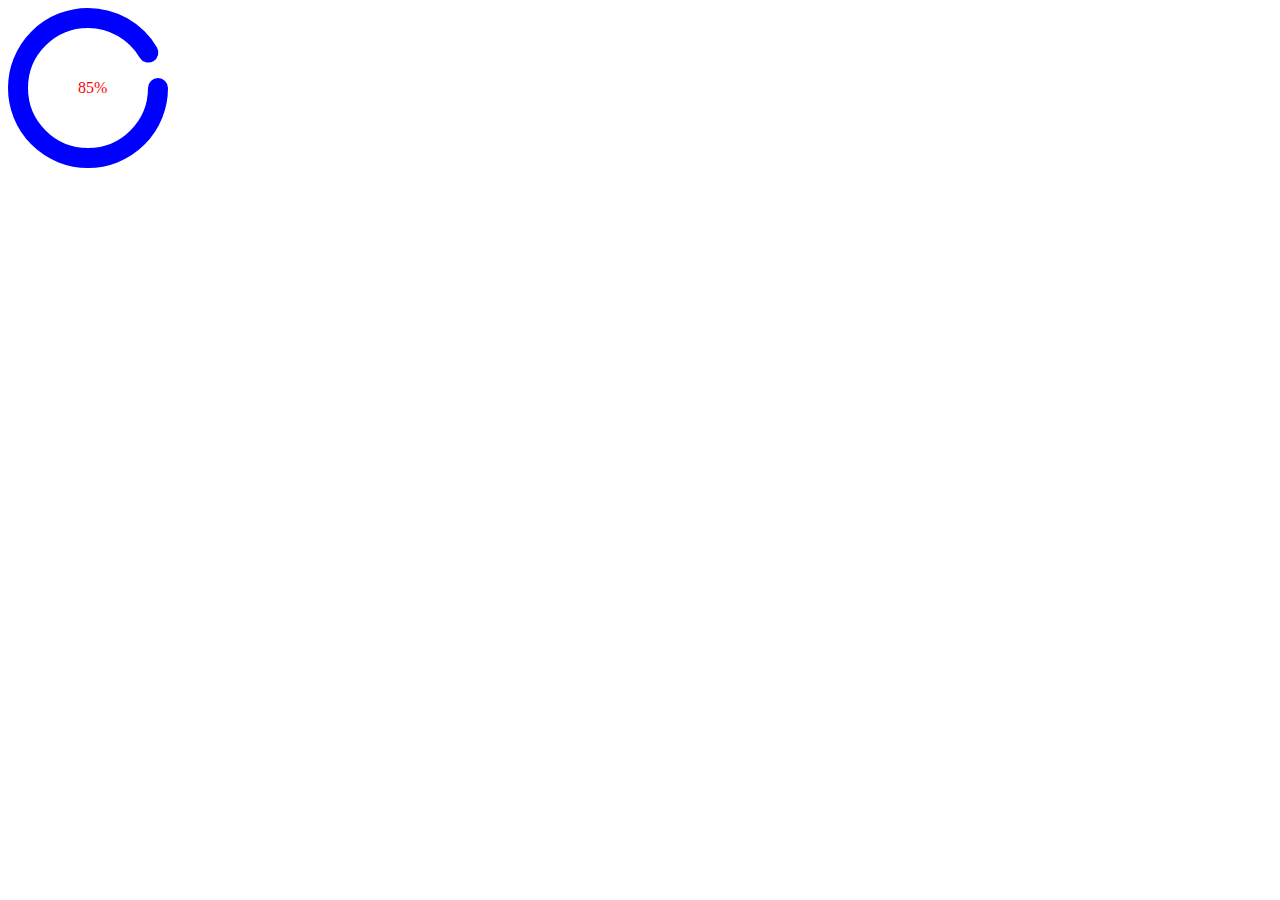
<file: dev/icon.html>
<!DOCTYPE html>
<html lang="en">

<head>
    <meta charset="UTF-8">
    <meta name="viewport" content="width=device-width, initial-scale=1.0">
    <title>Document</title>
    <style type="text/css">
    body svg circle {
        fill: none;
        stroke: blue;
        stroke-width: 20px;
        stroke-dasharray: 472;
        stroke-dashoffset: 70;
    }
    </style>
</head>

<body>
    <svg xmlns="http://www.w3.org/2000/svg" version="1.1" width="160px" height="160px">
        <text x="70" y="85" fill="red">85%</text>
        <defs>
            <linearGradient id="GradientColor">
                <stop offset="0%" stop-color="#e91e63" />
                <stop offset="100%" stop-color="#673ab7" />
            </linearGradient>
        </defs>
        <circle cx="80" cy="80" r="70" stroke-linecap="round" />
    </svg>
</body>

</html>
</file>
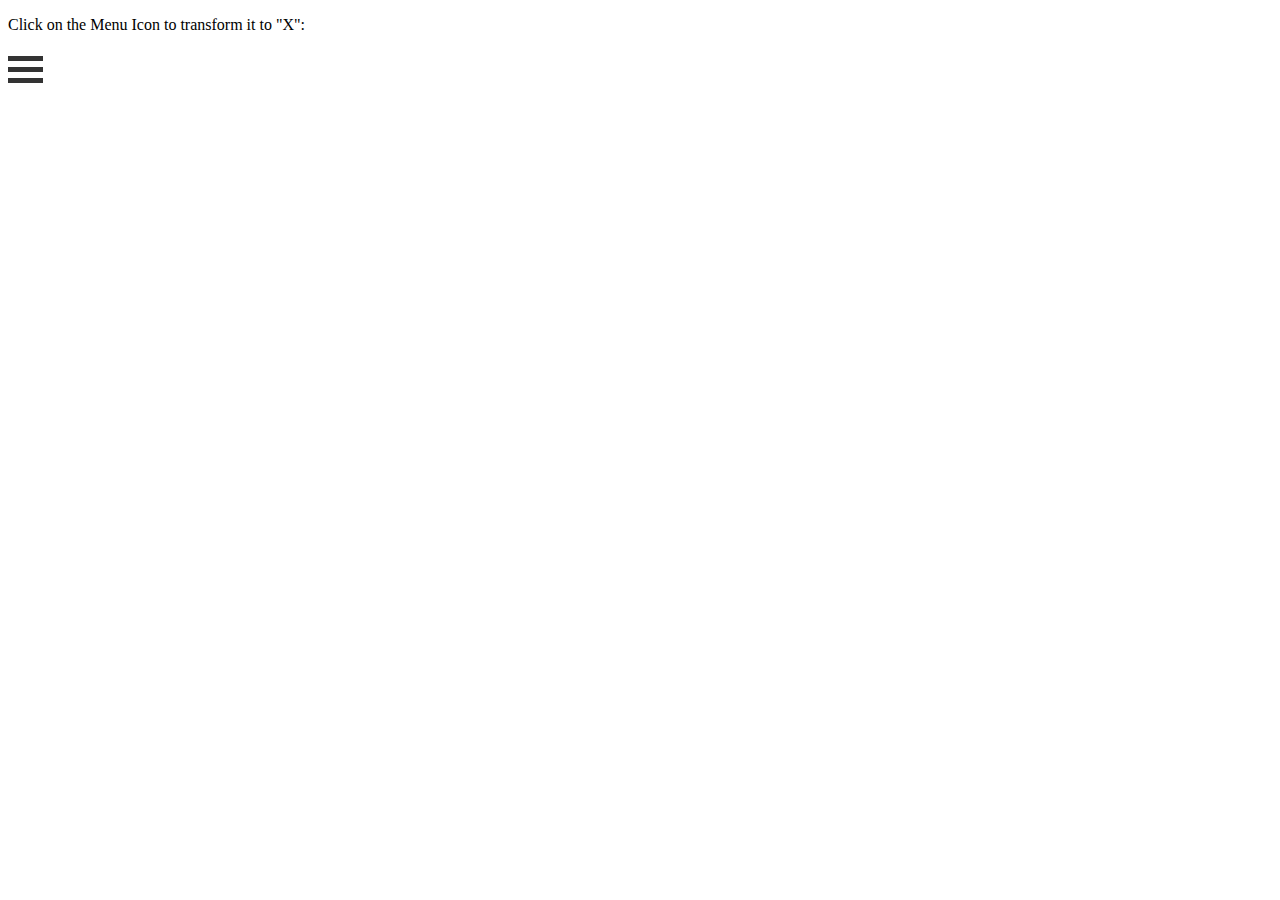
<file: dev/test.html>
<!DOCTYPE html>
<html>

<head>
    <meta name="viewport" content="width=device-width, initial-scale=1">
    <style>
    .container {
        display: inline-block;
        cursor: pointer;
    }

    .bar1,
    .bar2,
    .bar3 {
        width: 35px;
        height: 5px;
        background-color: #333;
        margin: 6px 0;
        transition: 0.4s;
    }

    .change .bar1 {
        -webkit-transform: rotate(-45deg) translate(-9px, 6px);
        transform: rotate(-45deg) translate(-9px, 6px);
    }

    .change .bar2 {
        opacity: 0;
    }

    .change .bar3 {
        -webkit-transform: rotate(45deg) translate(-8px, -8px);
        transform: rotate(45deg) translate(-8px, -8px);
    }
    </style>
</head>

<body>
    <p>Click on the Menu Icon to transform it to "X":</p>
    <div class="container" onclick="myFunction(this)">
        <div class="bar1"></div>
        <div class="bar2"></div>
        <div class="bar3"></div>
    </div>
    <script>
    function myFunction(x) {
        x.classList.toggle("change");
    }
    </script>
</body>

</html>
</file>
<file: css/main.css>
*,
::after,
::before {
    box-sizing: border-box;
}

/* fonts */


@import url('https://fonts.googleapis.com/css2?family=Roboto:wght@100;400&display=swap');

html {
    font-size: 100%;
}

/*16px*/

:root {
    /* colors */
    --primary-100: #e2e0ff;
    --primary-200: #c1beff;
    --primary-300: #a29dff;
    --primary-400: #837dff;
    --primary-500: #645cff;
    --primary-600: #504acc;
    --primary-700: #3c3799;
    --primary-800: #282566;
    --primary-900: #141233;

    /* grey */
    --grey-50: #f8fafc;
    --grey-100: #f1f5f9;
    --grey-200: #e2e8f0;
    --grey-300: #cbd5e1;
    --grey-400: #94a3b8;
    --grey-500: #64748b;
    --grey-600: #475569;
    --grey-700: #334155;
    --grey-800: #1e293b;
    --grey-900: #0f172a;
    /* rest of the colors */
    --black: #222;
    --white: #fff;
    --red-light: #f8d7da;
    --red-dark: #842029;
    --green-light: #d1e7dd;
    --green-dark: #0f5132;

    /* fonts  */
    --headingFont: 'Roboto', sans-serif;
    --bodyFont: 'Nunito', sans-serif;
    --smallText: 0.7em;
    /* rest of the vars */
    --backgroundColor: var(--grey-50);
    --textColor: var(--grey-900);
    --borderRadius: 0.25rem;
    --letterSpacing: 1px;
    --transition: 0.3s ease-in-out all;
    --max-width: 1120px;
    --fixed-width: 600px;

    /* box shadow*/
    --shadow-1: 0 1px 3px 0 rgba(0, 0, 0, 0.1), 0 1px 2px 0 rgba(0, 0, 0, 0.06);
    --shadow-2: 0 4px 6px -1px rgba(0, 0, 0, 0.1),
        0 2px 4px -1px rgba(0, 0, 0, 0.06);
    --shadow-3: 0 10px 15px -3px rgba(0, 0, 0, 0.1),
        0 4px 6px -2px rgba(0, 0, 0, 0.05);
    --shadow-4: 0 20px 25px -5px rgba(0, 0, 0, 0.1),
        0 10px 10px -5px rgba(0, 0, 0, 0.04);
}

body {
    background: var(--backgroundColor);
    font-family: var(--bodyFont);
    font-weight: 400;
    line-height: 1.75;
    color: var(--textColor);
}

p {
    margin-top: 0;
    margin-bottom: 1.5rem;
    max-width: 40em;
}

h1,
h2,
h3,
h4,
h5 {
    margin: 0;
    margin-bottom: 1.38rem;
    font-family: var(--headingFont);
    font-weight: 400;
    line-height: 1.3;
    text-transform: capitalize;
    letter-spacing: var(--letterSpacing);
}

h1 {
    margin-top: 0;
    font-size: 3.052rem;
}

h2 {
    font-size: 2.441rem;
}

h3 {
    font-size: 1.953rem;
}

h4 {
    font-size: 1.563rem;
}

h5 {
    font-size: 1.25rem;
}

small,
.text-small {
    font-size: var(--smallText);
}

a {
    text-decoration: none;
}

ul {
    list-style-type: none;
    padding: 0;
}

.img {
    width: 100%;
    display: block;
    object-fit: cover;
}

/* buttons */

.btn {
    cursor: pointer;
    color: var(--white);
    background: var(--primary-500);
    border: transparent;
    border-radius: var(--borderRadius);
    letter-spacing: var(--letterSpacing);
    padding: 0.375rem 0.75rem;
    box-shadow: var(--shadow-1);
    transition: var(--transtion);
    text-transform: capitalize;
    display: inline-block;
}

.btn:hover {
    background: var(--primary-700);
    box-shadow: var(--shadow-3);
}

.btn-hipster {
    color: var(--primary-500);
    background: var(--primary-200);
}

.btn-hipster:hover {
    color: var(--primary-200);
    background: var(--primary-700);
}

.btn-block {
    width: 100%;
}

/* alerts */
.alert {
    padding: 0.375rem 0.75rem;
    margin-bottom: 1rem;
    border-color: transparent;
    border-radius: var(--borderRadius);
}

.alert-danger {
    color: var(--red-dark);
    background: var(--red-light);
}

.alert-success {
    color: var(--green-dark);
    background: var(--green-light);
}

/* form */

.form {
    width: 90vw;
    max-width: var(--fixed-width);
    background: var(--white);
    border-radius: var(--borderRadius);
    box-shadow: var(--shadow-2);
    padding: 2rem 2.5rem;
    margin: 3rem auto;
}

.form-label {
    display: block;
    font-size: var(--smallText);
    margin-bottom: 0.5rem;
    text-transform: capitalize;
    letter-spacing: var(--letterSpacing);
}

.form-input,
.form-textarea {
    width: 100%;
    padding: 0.375rem 0.75rem;
    border-radius: var(--borderRadius);
    background: var(--backgroundColor);
    border: 1px solid var(--grey-200);
}

.form-row {
    margin-bottom: 1rem;
}

.form-textarea {
    height: 7rem;
}

::placeholder {
    font-family: inherit;
    color: var(--grey-400);
}

.form-alert {
    color: var(--red-dark);
    letter-spacing: var(--letterSpacing);
    text-transform: capitalize;
}

/* alert */

@keyframes spinner {
    to {
        transform: rotate(360deg);
    }
}

.loading {
    width: 6rem;
    height: 6rem;
    border: 5px solid var(--grey-400);
    border-radius: 50%;
    border-top-color: var(--primary-500);
    animation: spinner 0.6s linear infinite;
}

.loading {
    margin: 0 auto;
}

/* title */

.title {
    text-align: center;
}

.title-underline {
    background: var(--primary-500);
    width: 7rem;
    height: 0.25rem;
    margin: 0 auto;
    margin-top: -1rem;
}

/*
===============
Navbar
==============
*/
.container {
    display: inline-block;
    cursor: pointer;
    margin-bottom: 30px;
}

.bar1,
.bar2,
.bar3 {
    width: 30px;
    height: 2px;
    background-color: #FFFFFF;
    margin: 5.5px 0;
    transition: 0.4s;
}

.change .bar1 {
    -webkit-transform: rotate(-45deg) translate(-9px, 6px);
    transform: rotate(-45deg) translate(-9px, 4px);
}

.change .bar2 {
    opacity: 0;
}

.change .bar3 {
    -webkit-transform: rotate(45deg) translate(-8px, -8px);
    transform: rotate(45deg) translate(-6px, -2px);
}

.navbar {
    display: flex;
    align-items: center;
    justify-content: center;
    position: fixed;
    margin: 0 auto;
    left: 0;
    right: 0;
}

.nav-colored {
    background-color: rgb(16, 16, 16);

}

.nav-transparent {
    background-color: transparent;
}


.navbar-show {
    background: #101010;
}

.nav-position {
    position: fixed;
}

.nav-center {
    width: 90vw;
}

.nav-header {
    margin-top: 15px;
    height: 6rem;
    display: flex;
    align-items: center;
    justify-content: space-between;
}

.nav-logo {
    font-family: 'Roboto', sans-serif;
    font-weight: 600;
    font-size: 16px;
    line-height: 40px;
    color: rgba(255, 255, 255, 0.65);
    transition: var(--transition);
}

.nav-logo span {
    font-weight: 700;
    font-size: 16px;
    line-height: 40px;
    color: #ffffff;
}

.nav-logo1 {
    font-family: 'Roboto', sans-serif;
    font-weight: 600;
    font-size: 16px;
    line-height: 40px;
    color: rgba(255, 255, 255, 0.65);
    transition: var(--transition);
}



.nav-logo1 span {
    font-weight: 700;
    font-size: 16px;
    line-height: 40px;
    color: #ffffff;
}

.nav-header a:hover .nav-logo {
    display: none;
    transition: inherit;
}

.nav-header a:hover .nav-logo1:before {
    content: "Download CV";
    animation-name: anilogo;
    animation-duration: 3s;
    animation-iteration-count: 1;
}

@keyframes anilogo {
    0% {
        transform: translateY(10px);
        color: #ffffff;
    }
}

.nav-links {
    height: 0;
    overflow: hidden;
    display: flex;
    flex-direction: column;
    transition: var(--transition);
    margin-bottom: 0;
    margin-top: 0;
}

.nav-links-show {
    height: 100vh;
}

.nav-link {
    display: block;
    text-align: center;
    font-family: 'Roboto', sans-serif;
    text-decoration: none;
    font-size: 16px;
    line-height: 40px;
    font-weight: 600;
    color: rgba(255, 255, 255, 0.65);
    border-bottom: 1pt solid #282828;
    border-width: thin;
    margin-left: 10px;
    margin-right: 10px;
}

.nav-link-1:hover {
    color: #ffffff;

    animation-name: ani1;
    animation-duration: 1s;
    animation-iteration-count: 1;
}

@keyframes ani1 {
    0% {
        transform: translateY(10px);
        color: #ffffff;
    }
}

.nav-link-2:hover {
    color: #ffffff;
    animation-name: ani2;
    animation-duration: 1s;
    animation-iteration-count: 1;
}

@keyframes ani2 {
    0% {
        transform: translateY(10px);
        color: #ffffff;
    }
}

.nav-link-3:hover {
    color: #ffffff;
    animation-name: ani3;
    animation-duration: 1s;
    animation-iteration-count: 1;
}

@keyframes ani3 {
    0% {
        transform: translateY(10px);
        color: #ffffff;
    }
}

.nav-link-4:hover {
    color: #ffffff;
    animation-name: ani4;
    animation-duration: 1s;
    animation-iteration-count: 1;
}

@keyframes ani4 {
    0% {
        transform: translateY(10px);
        color: #ffffff;
    }
}

.nav-link-5:hover {
    color: #ffffff;
    animation-name: ani5;
    animation-duration: 1s;
    animation-iteration-count: 1;
}

@keyframes ani5 {
    0% {
        transform: translateY(10px);
        color: #ffffff;
    }
}

@media screen and (min-width: 992px) {
    .container {
        display: none;
    }

    .navbar {
        height: 6rem;
    }

    .nav-center {
        display: flex;
        flex-direction: row;
        align-items: center;
        justify-content: space-between;
        margin-top: 30px;
    }

    .nav-header {
        padding: 0;
        height: auto;
    }

    .nav-logo {
        min-width: 190px;
    }

    .nav-logo1 {
        min-width: 190px;
    }

    .nav-links {
        height: auto;
        flex-direction: row;
        align-items: center;
        width: 100%;
        justify-content: flex-end;
        border: 0;
    }

    .nav-link {
        padding: 0;
        border-top: none;
        margin-right: 1rem;
        font-size: 1rem;
        border: 0;
        margin-left: 30px;
    }
}

/*
==============
left footer
==============
*/
.left-footer {
    display: none;
    justify-content: flex-start;
    top: auto;
    box-sizing: border-box;
    line-height: 25.6px;
    padding-left: 0px;
    text-rendering: optimizeLegibility;
    width: 200px;
    z-index: 99;
    text-align: left;

}


.left-soc-box {
    top: 230px;
    display: flex;
    flex-direction: column;
    margin-right: 30px;
    position: fixed;
    text-align: left;
}

.left-footer-hide {
    display: none;
}

.left-ion {
    color: rgb(187, 187, 187);
    margin-bottom: 13px;
    line-height: 15px;
    font-family: 'Roboto', sans-serif;
    font-size: 14px;
    font-weight: 400;
}

.left-follow-header {
    writing-mode: vertical-rl;
    color: #bbbbbb;
    font-family: 'ROboto', sans-serif;
    line-height: 24px;
    font-size: 14px;
    position: relative;
    display: none;
}

.left-follow-header:after {
    content: '';
    position: absolute;
    top: 100%;
    right: 50%;
    width: 1px;
    height: 50px;
    background: #fff;
    margin-top: 20px;
}

.left-soci {
    margin-top: 280px;
}

@media screen and (min-width: 1280px) {
    .left-footer {
        display: flex;
    }
}

/*
============
Footer
============
*/

.footer {
    display: flex;
    justify-content: flex-end;
    top: auto;
    box-sizing: border-box;
    line-height: 25.6px;
    padding-left: 0px;
    text-rendering: optimizeLegibility;
    width: 100px;
    z-index: 99;
    margin-left: auto;
}


.soc-box {
    top: 230px;
    display: flex;
    flex-direction: column;
    margin-right: 30px;
    text-align: center;
    position: fixed;
}

.footer-hide {
    display: none;
}

.ion {
    color: rgb(187, 187, 187);
    font-size: 16px;
    margin-bottom: 13px;
}

.follow-header {
    writing-mode: vertical-rl;
    color: #bbbbbb;
    font-family: 'ROboto', sans-serif;
    line-height: 24px;
    font-size: 14px;
    position: relative;
    display: none;
}

.follow-header:after {
    content: '';
    position: absolute;
    top: 100%;
    right: 50%;
    width: 1px;
    height: 50px;
    background: #fff;
    margin-top: 20px;
}

.soci {
    margin-top: 220px;
}

@media screen and (min-width: 992px) {
    .soci {
        margin-top: 100px;
    }

    .ion {
        margin-bottom: 25px;
    }

    .follow-header {
        display: block;
    }

    .left-footer {
        margin-left: 50px;
    }
}

/*
=============
Main page
=============
*/
.page {
    width: 100%;
    margin: 0 auto;
    /*border: 2px solid red;*/
    box-sizing: border-box;
}

.page {
    background: #000000;
    min-height: 100vh;
    display: flex;
    flex-direction: column;
}

.page-hide {
    display: none;
}

.hero {
    display: grid;
    grid-template-rows: 1fr;
    max-width: 855px;
    height: 600px;
    margin-top: 0;
    background: url('../assets/nechboy3.jpg') center/cover no-repeat;
}

.hero-container {
    width: 100%;
    height: 100%;
    background: rgba(5, 5, 5, 0.2);

}

.hero-heading {
    font-size: 30px;
    font-family: 'Roboto', sans-serif;
    color: #ffffff;
    font-weight: 600;
    line-height: 40px;
    text-align: center;
    text-transform: none;
    margin-top: 300px;


}

.hero-heading-1 {
    color: #4bffa5;
}

.hero-text {
    font-family: 'Roboto', sans-serif;
    font-size: 17px;
    font-weight: 400;
    line-height: 27px;
    color: #ffffff;
    bottom: 8px;
    width: 80%;
    margin-left: 10px;

}

.hero-text-1 {
    color: #4bffa5;
    font-weight: 800;
}

@media screen and (min-width: 855px) {
    .page {
        display: flex;
        align-items: center;
        justify-content: center;
    }

    .hero {
        max-width: 855px;
    }
}

@media screen and (min-width: 685px) {
    .hero-heading {
        font-size: 60px;
    }

    .hero-text {
        font-size: 20px;
    }
}

@media screen and (min-width: 992px) {
    .hero-heading {
        font-size: 80px;
    }
}

/*==============
long-container
=============*/
.long-container {
    width: 100%;
    background: #101010;
    display: flex;
    justify-content: center;

}

.size-container {
    width: 855px;
    max-width: 855px;
    border: 2px solid green;


}

/*.vertical-line {}

.vertical-line {
    content: "";
    width: 10px;
    height: 100%;
    display: ;
    left: 50%;
    position: relative;
    z-index: -1;
    background-image: -webkit-linear-gradient(top, #fff, #000, #fff);
    background-image: -moz-linear-gradient(top, #fff, #000, #fff);
    background-image: -ms-linear-gradient(top, #fff, #000, #fff);
    background-image: -o-linear-gradient(top, #fff, #000, #fff);
    background-image: linear-gradient(top, #fff, #000, #fff);
}*/
.profile {
    height: auto;
    border: solid rgba(204, 204, 204, 0.25);
    border-width: 0.01rem;
    margin-top: 70px;
    margin-left: 30px;
    margin-right: 30px;
    padding-top: 20px;
}

.profile-image {

    height: 112.5px;
    width: 100px;
    display: block;
    margin: auto;
    background: url(../assets/my3.jpeg) center/cover no-repeat;
}

.profile-container {
    text-transform: none;
    margin-top: 20px;

    font-family: 'Roboto', sans-serif;
    color: #bbbbbb;
    font-size: 16px;
    font-weight: 400;
    text-align: center;
    line-height: 26px;
}

.profile-data {

    text-align: center;
    text-transform: none;
    font-family: 'Roboto', sans-serif;
    font-size: 16px;
    color: #bbbbbb;
    font-weight: 400;
    line-height: 7px;
    margin-top: 5px;
}

.profile-qn {
    color: #4bffa5;
}

.profile-ans {
    color: #bbbbbb;
}

.download-cv {
    text-align: center;
    margin-top: 0px;
    margin-bottom: 30px;
    font-weight: 500;
    font-size: 14px;
    color: #4bffa5;
    background: transparent;
    border-radius: 0;
    padding: 13px 17px;
    border: 2px solid #4bffa5;
    border-radius: 0;
    width: 150px;
    height: 40px;
    margin-left: auto;
    margin-right: auto;

    background: linear-gradient(to right, #4bffa5 50%, #101010 50%);
    background-size: 200% 100%;
    background-position: right bottom;
    transition: all .5s ease-out;
}

.download-cv a {
    text-decoration: none;
    color: #4bffa5;
}

.download-cv:hover {
    background-position: left;
}

.download-cv:hover a {
    color: #101010;


}

@media screen and (min-width: 738px) {
    .profile {
        border: solid rgba(204, 204, 204, 0.25);
        border-width: 0.01rem;
        margin-top: 70px;
        margin-left: 30px;
        margin-right: 30px;
        display: grid;
        grid-template-columns: 160px 1fr;

    }

    .profile-image {
        margin-top: 20px;
        margin-left: 20px;
        margin-right: 20px;
        width: 120px;
        height: 135px;
    }

    .profile-container {
        text-align: left;
    }

    .profile-data {
        text-align: left;
        display: grid;
        grid-template-columns: 1fr 1fr;

    }

    .size-container {
        border: solid rgba(204, 204, 204, 0.25);
        border-width: thin;
        border-top: 0;
    }

    .download-cv {
        margin-left: 0;
    }


}

@media screen and (min-width: 1180px) {
    .profile {
        margin-left: 0;
        margin-right: 0;
        display: grid;
        grid-template-columns: 200px 1fr;
        font-size: 16px;
        font-weight: 500;
    }

    .profile-image {
        margin-top: 20px;
        margin-left: 20px;
        margin-right: 20px;
        width: 160px;
        height: 180px;
    }
}

.service-header {

    border-width: thin;
    height: 200px;
    display: flex;
    align-items: flex-end;

}

.service-header h3 {
    font-family: 'Roboto', sans-serif;
    font-size: 24px;
    font-weight: 600;
    line-height: 38px;
    color: #ffffff;
    margin-left: 30px;
}

/*
================
list of box
================
*/
.list-box {
    height: auto;
    border: solid rgba(204, 204, 204, 0.25);
    border-width: 0.01rem;
    margin-left: 30px;
    margin-right: 30px;
    display: grid;
    grid-template-columns: 1fr;
    grid-gap: 40px;
}

.box-row-1 {
    height: auto;
    display: grid;
    grid-template-columns: 1fr;
    grid-gap: 40px;
}

.box-row-2 {
    height: auto;
    display: grid;
    grid-template-columns: 1fr;
    grid-gap: 40px;
}

.box-row-4 {
    height: auto;
    display: grid;
    grid-template-columns: 1fr;
    grid-gap: 40px;
}

.box-row-3 {
    height: auto;
    display: grid;
    grid-template-columns: 1fr;
    grid-gap: 40px;
}

.box-row-4 {
    height: auto;
    display: grid;
    grid-template-columns: 1fr;
    grid-gap: 40px;
}

.box-1 {
    height: 200px;
    border: solid rgba(204, 204, 204, 0.25);
    border-width: thin;
    display: flex;
    flex-direction: column;
    text-align: center;
    align-items: center;
    justify-content: center;

}

.box-2 {
    height: 200px;
    border: solid rgba(204, 204, 204, 0.25);
    border-width: thin;
    display: flex;
    flex-direction: column;
    text-align: center;
    align-items: center;
    justify-content: center;

}

.box-3 {
    height: 200px;
    border: solid rgba(204, 204, 204, 0.25);
    border-width: thin;
    display: flex;
    flex-direction: column;
    text-align: center;
    align-items: center;
    justify-content: center;

}

.box-4 {
    height: 200px;
    border: solid rgba(204, 204, 204, 0.25);
    border-width: thin;
    display: flex;
    flex-direction: column;
    text-align: center;
    text-align: left;
    padding-left: 20px;
    padding-right: 10px;
    padding-top: 20px;

}

.box-row-4 {
    height: auto;
    display: grid;
    grid-template-columns: 1fr;
    grid-gap: 40px;
}

.box-row-4-sub {
    border: solid rgba(204, 204, 204, 0.25);
    border-width: thin;

}

.box-2-3 {
    height: 200px;
    border: solid rgba(204, 204, 204, 0.25);
    border-width: thin;
    display: flex;
    flex-direction: column;
    text-align: center;
    text-align: left;
    padding-left: 20px;


}

.i-icon {
    color: #4bffa5;
    font-size: 36px;
    text-align: center;
    margin-top: 40px;
    margin-bottom: 10px;
}

.list-header h2 {
    font-family: 'Roboto', sans-serif;
    font-size: 16px;
    font-weight: 600;
    line-height: 26px;
    color: #ffffff;
}

.list-para p {
    text-align: center;
    font-family: 'Roboto', sans-serif;
    font-size: 16px;
    line-height: 26px;
    color: #bbbbbb;
    margin-left: 20px;
    margin-right: 20px;
}

.ex-yr p {
    font-family: 'Roboto'. sans-serif;
    font-size: 12px;
    font-weight: 600;
    line-height: 5px;
    color: #4bffa5;
    margin-top: 20px;
    margin-bottom: 10px;
}

.ex-comp {
    
    margin-bottom: 20px;
    margin-top: 10px;
    width: 40px;
    height: 40px;
    background: url(https://athryan.in/assets/img/logo.png) center/cover no-repeat;
}

.ex-comp-1 {
    margin-top: 20px;
}

.ex-position h4 {
    font-family: 'Roboto'. sans-serif;
    font-size: 16px;
    font-weight: 500;
    line-height: 15px;
    color: #ffffff;
}

.ex-para p {
    font-family: 'Roboto'. sans-serif;
    font-size: 16px;
    font-weight: 400;
    line-height: 15px;
    color: #bbbbbb;
}


.box-row-3-h {

    border-width: thin;
    height: 200px;
    display: flex;
    align-items: center;

    margin-right: 50%;
}

.box-row-3-h h3 {
    font-family: 'Roboto', sans-serif;
    font-size: 24px;
    font-weight: 600;
    line-height: 38px;
    color: #ffffff;
    margin-left: 30px;
}

.design-skill {
    height: 150px;
    margin-bottom: 0;
}

.box-row-4-sub ul {
    margin-left: 20px;
    margin-right: 20px;
}

li .name {
    display: flex;
    justify-content: space-between;
    font-family: 'Roboto', sans-serif;
    font-size: 16px;
    line-height: 26px;
    color: #ffffff;
    font-weight: bold;
    letter-spacing: var(--letterSpacing);
}

.per-num {
    font-weight: 400;
    color: #bbbbbb;
}

.progress-bar {
    width: 100%;
    height: 5px;
    background: #282828;
    margin-bottom: 10px;
    margin-top: 10px;
}

.percentage-1 {
    width: 90%;
    height: 5px;
    background: #4BFFA5;
}

.percentage-2 {
    width: 70%;
    height: 5px;
    background: #4BFFA5;
}

.percentage-3 {
    width: 95%;
    height: 5px;
    background: #4BFFA5;
}

.percentage-4 {
    width: 85%;
    height: 5px;
    background: #4BFFA5;
}

/*======row5=========*/
.box-row-5 {
    height: auto;
    display: grid;
    grid-template-columns: 1fr;
    grid-gap: 40px;
    border: solid rgba(204, 204, 204, 0.25);
    border-width: thin;
    box-sizing: border-box;
    padding: 20px;
}

.lang-1,
.lang-2 {
    width: 60%;
}

.lang-name span {
    font-family: 'Roboto', sans-serif;
    font-size: 16px;
    font-weight: 600;
    line-height: 26px;
    color: #ffffff;
    letter-spacing: var(--letterSpacing);
}

.progress-dot {
    display: flex;
    justify-content: space-between;
    margin-top: 10px;
}

.progress-dot span {

    height: 14px;
    width: 14px;
    background: #4BFFA5;
    background-size: auto;
    border-radius: 6px;
}

.dot-color {
    width: 100%;
    height: 100%;
}

/*===============row 6=====================*/

.box-row-6 {
    height: auto;
    display: grid;
    grid-template-columns: 1fr 1fr;
    border: solid rgba(204, 204, 204, 0.25);
    border-width: thin;
    box-sizing: border-box;
    padding: 20px;
}

.circle-1,
.circle-2,
.circle-3,
.circle-4,
.circle-5,
.circle-6 {
    display: flex;
    flex-direction: column;
    align-items: center;
    justify-content: center;
}

svg circle {
    fill: none;
    stroke: #4BFFA5;
    stroke-width: 10px;
    stroke-dasharray: 472;
    stroke-dashoffset: 0;
}

.circle-1 svg,
.circle-2 svg,
.circle-3 svg,
.circle-4 svg,
.circle-5 svg,
.circle-6 svg {
    margin-top: 10px;
    margin-bottom: 10px;
    margin-left: auto;
    margin-right: auto;
}

.circle-1 svg circle {
    stroke-dashoffset: 270;
}

.circle-2 svg circle {
    stroke-dashoffset: 290;
}

.circle-3 svg circle {
    stroke-dashoffset: 280;
}

.circle-4 svg circle {
    stroke-dashoffset: 280;
}

.circle-5 svg circle {
    stroke-dashoffset: 275;
}

.circle-6 svg circle {
    stroke-dashoffset: 345;
}

.code-lang {
    font-family: 'Roboto', sans-serif;
    font-size: 16px;
    font-weight: 500;
    line-height: 26px;
    color: #ffffff;

}

/*================Interest===================*/
.box-row-7,
.box-row-8 {
    height: auto;
    display: grid;
    grid-template-columns: 1fr;
    grid-gap: 40px;
}

/*================hof======================*/
.box-row-9 {
    height: auto;
    border: solid rgba(204, 204, 204, 0.25);
    border-width: thin;
    box-sizing: border-box;
    padding: 20px;
    display: grid;
    grid-template-columns: 1fr 1fr;
    grid-row-gap: 20px;
}

.hof {
    width: 100px;
    height: 100px;
    border-radius: 50%;
    margin: auto;
}

.hof-8 {
    display: flex;
    align-items: center;
    justify-content: center;
}

.hof-8 span {
    font-family: 'Roboto', sans-serif;
    font-size: 16px;
    font-weight: 900;
    line-height: 26px;
    color: #ffffff;
    letter-spacing: var(--letterSpacing);
}

.box-row-9:hover .hof-8 span {
    font-size: 26px;
    /*color: #4BFFA5;*/
}

/*=============contact info=================*/
.box-row-10,
.box-row-11 {
    height: auto;
    display: grid;
    grid-template-columns: 1fr;
    grid-gap: 40px;
}

@media screen and (min-width: 738px) {

    .box-row-1,
    .box-row-2,
    .box-row-7,
    .box-row-8,
    .box-row-10,
    .box-row-11 {
        grid-template-columns: 1fr 1fr;
        grid-gap: 40px;
    }

    .box-row-3 {
        display: flex;
        justify-content: space-between;

    }

    .box-row-3-sub {
        width: 50%;
    }

    .box-row-5 {
        grid-template-columns: 1fr;
    }

    .box-row-6 {
        grid-template-columns: 1fr 1fr 1fr;
    }

    .box-row-9 {
        grid-template-columns: 1fr 1fr 1fr 1fr;
    }

}

@media screen and (min-width: 1180px) {
    .list-box {
        margin-left: 0;
        margin-right: 0;
    }
}


/*=============*/
</file>
<file: cheenu/css/style.css>
@import url('https://fonts.googleapis.com/css2?family=Nunito:wght@200;300;400;500;600;700;800;900&display=swap');
@font-face {
    font-family: Helvetica;
    src: url('../fonts/Helvetica.ttf');
}

@font-face {
    font-family: 'Helvetica Rounded';
    src: url('../fonts/helvetica-rounded-bold-5871d05ead8de.otf');
}

* {
    margin: 0;
    padding: 0;
    box-sizing: border-box;
    font-family: 'Helvetica', 'Arial', sans-serif;
}

body {
    width: 100%;
}

.section-p1 {
    padding: 40px 0px;
}

button {
    cursor: pointer;
}


/* 
=========
nav
========= 
*/

#header {
    max-width: 1400px;
    margin: auto;
    display: flex;
    align-items: center;
    justify-content: space-between;
    /* border: #000000 solid 2px; */
    padding: 40px 70px 0 70px;
}

#navbar {
    display: flex;
    align-items: center;
    justify-content: center;
}

#navbar li {
    list-style: none;
    padding: 0 17px;
}


/* @media screen and (min-width: 1700px) and (max-width: 3620px) {
    #navbar li {
        padding: 0 34px;
    }
} */

#navbar li a {
    text-decoration: none;
    font-family: 'Nunito', sans-serif;
    font-size: 17px;
    color: #565972;
    font-weight: 400;
}

#navbar li a button {
    width: 140px;
    font-size: 16px;
    font-family: 'Nunito', sans-serif;
    color: #FFFFFF;
    padding: 7px 40px;
    border-radius: 25px;
    background: linear-gradient(90deg, #049DFF 0%, #2585FF 100%);
    box-shadow: 0px 17px 43px 1px rgba(0, 158, 255, 0.42);
    border: none;
}

.button1:active {
    background-color: linear-gradient(90deg, #049DFF 0%, #2585FF 100%);
    box-shadow: 0 5px #666;
    transform: translateY(4px);
}

#navbar li a.active-n {
    color: #009EFF;
    font-weight: 600;
}

.mobile {
    display: none;
}

#close {
    display: none;
}


/* 
========
hero
======== 
*/

#hero {
    max-width: 1400px;
    margin: auto;
    width: 100%;
    display: flex;
    align-items: center;
    flex-direction: row;
    justify-content: space-between;
    padding: 0 70px 0 70px;
}

#hero .hero-text {
    display: flex;
    align-items: flex-start;
    justify-content: center;
    flex-direction: column;
    padding: 0;
    /* border: red solid 2px; */
    width: 50%;
}

#hero .hero-text h1 {
    font-family: 'Helvetica', 'Arial', sans-serif;
    color: #383838;
    font-size: 48px;
    line-height: 66px;
    font-weight: 700;
    padding-bottom: 20px;
    max-width: 524px;
}

#hero .hero-text p {
    font-family: 'Helvetica', 'Arial', sans-serif;
    color: #383838;
    font-size: 17px;
    line-height: 30px;
    font-weight: 400;
    /* padding-right: 295px; */
}

#hero .hero-text button {
    font-family: 'Helvetica Rounded', sans-serif;
    /* width: 227px; */
    font-size: 16px;
    font-weight: 700;
    text-align: center;
    color: #FFFFFF;
    background: #009EFF;
    box-shadow: 0px 17px 43px 1px #BCE6FF;
    border-radius: 35px;
    border: none;
    padding: 19px 26px;
    cursor: pointer;
    margin: 25px 0 25px 0;
}

#hero .hero-text button i {
    font-size: 20px;
    margin-left: 15px;
}

#hero .hero-img {
    width: 50%;
}

#hero .hero-img img {
    width: 100%;
}


/* 
========
Bank
======== 
*/

#bank {
    max-width: 1400px;
    display: flex;
    align-items: center;
    justify-content: space-between;
    padding: 10px 48px 0 48px;
    margin: auto;
    margin-top: 40px;
    /* border: #009EFF solid 2px; */
}

#bank .b-box {
    width: 13%;
    max-width: 166px;
    max-height: 72px;
    display: flex;
    align-items: center;
    justify-content: center;
    background: #FFFFFF;
    border: 1px solid #F1F5FF;
    border-radius: 8px;
    transition: 0.3s ease;
}

#bank .b-box .b__box__img {
    width: 100%;
    padding: 33px 25px;
}

#bank .b-box:hover .b__box__img {
    padding: 10px;
}

#bank .b-box:hover {
    border: none;
}


/* 
========
welcome
======== 
*/

#welcome {
    max-width: 1400px;
    margin: auto;
    display: flex;
    align-items: center;
    justify-content: space-between;
    padding: 10px 70px 0 70px;
    margin-top: 100px;
}

#welcome .wc-img {
    width: 40%;
}

#welcome .wc-img img {
    width: 100%;
}

#welcome .wc-text {
    width: 40%;
    display: flex;
    text-align: center;
    align-items: center;
    justify-content: flex-start;
    flex-direction: column;
}

#welcome .wc-text h1 {
    font-family: Helvetica Rounded;
    font-size: 40px;
    font-weight: 700;
    line-height: 38px;
    color: #383838;
    margin-bottom: 20px;
}

#welcome .wc-text p {
    color: #383838;
    font-family: Helvetica;
    font-size: 18px;
    font-weight: 400;
    line-height: 30px;
    padding: 20px 0px 40px 0px;
}

#welcome .wc-text button {
    font-family: Helvetica Rounded;
    width: 227px;
    font-size: 16px;
    font-weight: 700;
    text-align: center;
    color: #FFFFFF;
    background: #009EFF;
    box-shadow: 0px 17px 43px 1px #BCE6FF;
    border-radius: 35px;
    border: none;
    padding: 19px 26px;
    /* margin-top: 25px; */
}


/* 
===============
Calculator
===============
*/

#calculator {
    max-width: 1400px;
    margin: auto;
    display: flex;
    align-items: flex-start;
    justify-content: space-between;
    padding: 10px 70px 0 70px;
    margin-top: 120px;
}

#calculator .cal-input {
    /* border: #009EFF 2px solid; */
    display: flex;
    flex-direction: column;
    /* padding: 40px; */
    width: 53%;
}

#calculator .cal-input h1 {
    color: #565972;
    font-family: Helvetica Rounded;
    font-size: 32px;
    font-weight: 700;
    line-height: 38px;
    margin-bottom: 10px;
}

#calculator .cal-input p {
    font-family: 'Helvetica', sans-serif;
    font-weight: 400;
    font-size: 18px;
    line-height: 30px;
    color: #7F839C;
    margin-bottom: 40px;
}

#calculator .cal-input label {
    color: #565972;
    font-family: 'Helvetica', sans-serif;
    font-weight: 400;
    font-size: 18px;
    line-height: 24px;
    padding-top: 30px;
    padding-bottom: 10px;
}

#calculator .cal-input input {
    height: 50px;
    background: #FFFFFF;
    border: 1px solid #BDC1D7;
    border-radius: 5px;
    outline: none;
    font-family: 'Helvetica';
    font-weight: 400;
    font-size: 16px;
    color: #7F839C;
    padding: 20px;
}

#calculator .cal-output {
    /* border: #009EFF solid 2px; */
    padding: 0px 20px 40px 60px;
    width: 47%;
    /* height: 90vh; */
}

#calculator .cal-output .box {
    border: #FFFFFF solid 2px;
    padding: 0px 30px 50px 30px;
    background: rgba(255, 255, 255, 0.002);
    box-shadow: 0px 10px 80px rgba(215, 215, 215, 0.4);
}

#calculator .cal-output .box h6 {
    color: #565972;
    font-family: 'Helvetica';
    font-weight: 400;
    font-size: 18px;
    margin-top: 29px;
    margin-bottom: 5px;
}

#calculator .cal-output .box h7 {
    font-family: 'Nunito', Arial;
    font-weight: 400;
    font-size: 30px;
    color: #2B80FF;
    padding-top: 30px;
}

#calculator .cal-output .box button {
    width: 100%;
    margin-top: 30px;
    background: linear-gradient(90deg, #1CAFFD 0%, #2883FF 100%);
    box-shadow: 0px 17px 43px 1px rgba(0, 158, 255, 0.42);
    border-radius: 25px;
    text-align: center;
    font-family: 'Helvetica Rounded', sans-serif;
    font-weight: 700;
    font-size: 16px;
    color: #FFFFFF;
    border: none;
    padding: 14px 0px;
}


/* 
===========
Guest
=========== 
*/

#guest {
    max-width: 1400px;
    margin: auto;
    display: flex;
    align-items: center;
    justify-content: space-between;
    flex-wrap: wrap;
    width: 100%;
    padding: 10px 70px 0 70px;
    margin-top: 10px;
}

#guest #g-img {
    width: 40%;
    padding: 20px 0px;
}

#guest #g-img img {
    width: 100%;
    height: 450px;
}

#guest #g-text {
    /* border: #000000 solid 2px; */
    width: 47%;
    padding: 40px 60px 40px 0px;
}

#guest #g-text ul #list-head {
    font-family: 'Helvetica Rounded';
    font-size: 24px;
    font-weight: 600;
    line-height: 28px;
    color: #565972;
    padding: 40px 0px 10px 0px;
    list-style: none;
}

#guest #g-text ul li span::before {
    content: "";
    color: #1EACFE;
    font-weight: bold;
    font-size: 50px;
    display: inline-block;
    width: 25px;
    height: 25px;
    background-color: #1EACFE;
    border-radius: 50%;
}

#guest #g-text ul #list-text {
    list-style: none;
    font-family: Helvetica;
    font-weight: 400;
    font-size: 16px;
    font-weight: 300;
    line-height: 25px;
    color: #7F839C;
    padding-left: 50px;
}


/* 
=============
Service
============= 
*/

#service {
    max-width: 1400px;
    margin: auto;
    display: flex;
    flex-direction: column;
    align-items: center;
    margin-top: 100px;
}

#service .s-head {
    font-family: 'Helvetica Rounded';
    font-size: 50px;
    font-weight: 700;
    line-height: 38px;
    color: #565972;
}

#service .s-container {
    padding-top: 90px;
    display: flex;
    align-items: center;
    justify-content: space-around;
    flex-wrap: wrap;
    padding: 90px 60px 0 70px;
}

.card {
    position: relative;
    z-index: 1;
    display: grid;
    place-content: start;
    width: 370px;
    height: 420px;
    color: #a18a96;
    text-align: center;
    background: url('../assets/service/s1.svg') center no-repeat;
    background-size: cover;
    padding: 10px;
    border-radius: 10px;
    overflow: hidden;
    margin-bottom: 30px;
    /* border: #000000 solid 2px; */
    transition-delay: 6s;
}

.card:nth-child(2) {
    background-image: url('../assets/service/s2.svg');
}

.card:nth-child(3) {
    background-image: url('../assets/service/s3.svg');
}

.card:nth-child(4) {
    background-image: url('../assets/service/s4.svg');
}

.card:nth-child(5) {
    background-image: url('../assets/service/s5.svg');
}

.card:nth-child(6) {
    background-image: url('../assets/service/s6.svg');
}

.card:nth-child(7) {
    background-image: url('../assets/service/s7.svg');
}

.card:nth-child(8) {
    background-image: url('../assets/service/s8.svg');
}

.card:nth-child(9) {
    background-image: url('../assets/service/s9.svg');
}

.card::before,
.card::after {
    content: '';
    position: absolute;
    left: 0;
    z-index: -1;
    width: 100%;
    height: calc(60% + 39px);
    background-color: #ffffff;
    /* transition: transform 0.5s 0.25s; */
}

.card::before {
    top: 0;
    clip-path: polygon(0 0, 100% 0, 100% 45%, 0% 100%);
    transform: translateY(-100%);
}

.card::after {
    bottom: 0;
    clip-path: polygon(0 55%, 100% 0, 100% 100%, 0% 100%);
    transform: translateY(100%);
}

.card__body {
    opacity: 0;
    transition: opacity 0.25s;
    text-align: start;
    display: flex;
    flex-direction: column;
    align-items: flex-start;
    /* border: #000000 solid 2px; */
}

.card__title {
    color: #6a515e;
    /* margin-bottom: 15px; */
    padding: 20px 10px 20px 10px;
}

.card__body h2 {
    font-family: Helvetica;
    font-size: 25px;
    font-weight: 700;
    line-height: 29px;
    color: #000000;
}

.card__body p {
    font-family: Helvetica Rounded;
    font-size: 16px;
    font-weight: 400;
    line-height: 22px;
    padding: 20px 10px 20px 10px;
    color: #6B6B84;
}

.card:hover::after,
.card:hover::before {
    transform: translateY(0);
}

.card:hover .card__body {
    opacity: 1;
    transition-delay: 0.2s;
}

.inner-box {
    width: 350px;
    height: 120px;
    /* border: red solid 2px; */
    display: flex;
    flex-direction: column;
    align-items: center;
    justify-content: center;
    text-align: center;
    background-color: #FFFFFF;
    box-shadow: 0px 0px 20px rgba(108, 118, 134, 0.1);
    border-radius: 5px;
    margin-left: 10px;
    margin-top: 200px;
    position: absolute;
    bottom: 30px;
    background: linear-gradient(to right, #DEF1FF 0%, #DEF1FF 50%, #ffffff 50%, #ffffff 100%);
    background-size: 200% 100%;
    background-position: 100% 0;
    transition: background-position 0.3s;
}

.card:hover .inner-box {
    background-position: 0 0;
}

.card:hover .inner-box {
    display: none;
}

.inner-box h1 {
    font-family: 'Helvetica Rounded';
    font-size: 25px;
    font-weight: 700;
    line-height: 29px;
    color: #202647;
    /* padding: 20px 0px; */
}

.inner-box p {
    font-family: Nunito, sans-serif;
    font-size: 16px;
    font-weight: 700;
    line-height: 22px;
    color: #6B6B84;
    padding: 20px 0px 0px 0px;
}

.carddis {
    display: none;
}

.table {
    border-collapse: collapse;
    width: 100%;
}

td {
    /* border: 1px solid #dddddd; */
    text-align: left;
    vertical-align: top;
    padding: 0px 0px 8px 10px;
}

.fdata {
    width: 45%;
    color: #6B6B84;
    font-family: 'Helvetica Rounded';
    font-size: 16px;
    font-weight: 400;
    line-height: 22px;
}

.fout {
    font-family: Helvetica;
    font-size: 15px;
    font-weight: 400;
    line-height: 22px;
    color: #6B6B84;
}

.fout li {
    color: #6B6B84;
    font-family: 'Helvetica';
    font-size: 16px;
    font-weight: 400;
    line-height: 22px;
}

.fout i {
    font-size: 7px;
    color: #6B6B84;
}


/* 
============
Help
============ 
*/

#help {
    max-width: 1400px;
    margin: auto;
    display: flex;
    align-items: center;
    justify-content: center;
    margin-top: 30px;
    /* border: yellow solid 3px; */
}

.help-container {
    width: 85%;
    display: flex;
    align-items: center;
    justify-content: space-between;
    /* border: #000000 solid 2px; */
    flex-wrap: wrap;
    background: linear-gradient(90deg, #20A6FF 0%, #2691FF 100%);
    box-shadow: 0px 17px 43px 1px rgba(0, 158, 255, 0.36);
    border-radius: 8px;
    padding-right: 60px;
}

#help .help-text .tg {
    font-family: Helvetica;
    font-size: 20px;
    font-weight: 600;
    line-height: 24px;
    color: #FFFFFF;
    padding: 40px 40px 20px 60px;
    letter-spacing: 0.03em;
}

#help .help-text h1 {
    font-family: 'Helvetica Rounded';
    font-size: 35px;
    font-weight: 700;
    line-height: 42px;
    padding: 0px 40px 20px 60px;
    color: #FFFFFF;
}

#help .help-text .h__line {
    font-family: Helvetica;
    font-size: 18px;
    font-weight: 400;
    line-height: 24px;
    color: #FFFFFF;
    padding: 0px 40px 40px 60px;
}

.help-btn button {
    font-family: 'Helvetica';
    font-style: normal;
    font-weight: 700;
    font-size: 16px;
    line-height: 60px;
    color: #272A3A;
    width: 265px;
    height: 60px;
    background: #EDEEF5;
    box-shadow: 0px 17px 43px 1px rgba(255, 255, 255, 0.1);
    border-radius: 35px;
    border: none;
    cursor: pointer;
}


/* 
===========
footer box
=========== 
*/

#footer__box {
    /* max-width: 1400px; */
    margin: auto;
    display: flex;
    flex-direction: column;
    align-items: center;
    background-color: #F8F8FC;
    margin-top: 50px;
    width: 100%;
}

.faq {
    width: 67%;
    max-width: 1400px;
    margin: auto;
}

.faq__header {
    display: flex;
    align-items: flex-start;
    justify-content: space-between;
    /* border: #000000 solid 2px; */
    padding-top: 60px;
}

.faq__lt {
    width: 64%;
    /* border: #009EFF 2px solid; */
}

.faq__lt h1 {
    font-family: Helvetica;
    font-size: 40px;
    font-weight: 700;
    line-height: 60px;
    color: #3C374D;
}

.faq__lt p {
    font-family: Helvetica;
    font-size: 18px;
    font-weight: 400;
    line-height: 30px;
    color: #50597B;
}

.faq__rt p {
    font-family: Helvetica;
    font-size: 18px;
    font-weight: 400;
    line-height: 30px;
    color: #1CAFFD;
}

.faq__box {
    display: flex;
    flex-direction: column;
    align-items: center;
    margin-top: 50px;
}

.faq__inner_box {
    display: flex;
    align-items: flex-start;
    justify-content: space-between;
    width: 100%;
    /* border: #009EFF solid 3px; */
    background-color: #FFFFFF;
    border-radius: 5px;
    margin: 20px;
    transition: 1s ease;
}

.faq__inner_box h5 {
    font-family: Open Sans;
    font-size: 24px;
    font-weight: 600;
    line-height: 34px;
    color: #3C374D;
    padding: 20px 40px;
}

.faq__inner_box span {
    padding: 20px 40px;
    transition: 1s ease;
    cursor: pointer;
}

.faq__box .pannel {
    width: 100%;
    padding: 20px 40px;
}

.faq__box .pannel p {
    font-family: Helvetica;
    font-size: 24px;
    font-weight: 700;
    line-height: 34px;
    color: #50597B;
    padding-bottom: 5px;
}

.faq__box .pannel li {
    list-style: none;
}

.faq__box .pannel li p {
    font-family: Helvetica;
    font-size: 24px;
    font-weight: 400;
    line-height: 22px;
    letter-spacing: 0em;
    padding-left: 25px;
    margin-bottom: 10px;
}

.faq__box .pannel .p__head {
    padding-bottom: 20px;
}

.active {
    display: none;
}

.rote {
    rotate: 270deg;
}


/* 
==============
Contact
============== 
*/

.contact {
    margin-top: 100px;
    border: #DCDEED solid 0.001em;
    border-right: none;
    border-left: none;
    width: 90%;
    display: flex;
    align-items: flex-start;
    justify-content: space-between;
    flex-wrap: wrap;
    padding: 20px 0px;
    max-width: 1400px;
    margin: auto;
}

.con__l {
    width: 50%;
}

.con__l p {
    font-family: Helvetica;
    font-size: 16px;
    font-weight: 400;
    line-height: 27px;
    color: #7F839C;
    padding: 10px 30px 30px 0px;
}

.con__l h5 {
    font-family: Helvetica;
    font-size: 24px;
    font-weight: 700;
    line-height: 28px;
    letter-spacing: 0em;
    color: #009EFF;
}

.con__l h5 span {
    font-family: Nunito;
    font-size: 16px;
    font-weight: 400;
    line-height: 22px;
    letter-spacing: 0em;
    color: #A4A8A4;
}

.con__r {
    width: 50%;
    /* border: #000000 solid 2px; */
    padding-top: 40px;
    padding-left: 170px;
}

.con__r .t__row {
    display: flex;
    flex-wrap: wrap;
    align-items: center;
    justify-content: space-between;
}

.con__r .t__row span a {
    text-decoration: none;
    font-family: Helvetica;
    font-size: 15px;
    font-weight: 400;
    line-height: 20px;
    color: #7F839C;
}

.con__r h3 {
    font-family: Helvetica;
    font-size: 24px;
    font-weight: 700;
    line-height: 28px;
    color: #565972;
    padding: 40px 0px;
}

.con__r .t__col {
    display: flex;
    flex-direction: column;
    align-items: flex-start;
}

.con__r .t__col a {
    text-decoration: none;
    font-family: Helvetica;
    font-size: 16px;
    font-weight: 400;
    line-height: 22px;
    color: #7F839C;
    margin-bottom: 25px;
}

.con__r .t__col a:nth-child(2) {
    font-family: Nunito;
    font-size: 16px;
    font-weight: 400;
    line-height: 22px;
}

.con__r .t__col a:nth-child(4) {
    margin-bottom: 70px;
}

.con__r .t__col .under {
    text-decoration: underline;
    color: #7F839C;
}

.con__r .b__row {
    padding-right: 40px;
}

.con__r .b__row a i {
    background-color: transparent;
    color: #009EFF;
    font-size: 23px;
}


/* 
==========
Copy
========== 
*/

#footer__box .copy {
    max-width: 1400px;
    margin: auto;
    width: 90%;
    display: flex;
    align-items: center;
    justify-content: space-between;
    /* flex-wrap: wrap; */
    text-align: center;
}

#footer__box .copy p {
    font-family: Helvetica;
    font-size: 16px;
    font-weight: 400;
    /* line-height: 22px; */
    letter-spacing: 0em;
    color: #7F839C;
    /* border: #000000 solid 2px; */
    margin: 10px 0;
}

#footer__box .copy a {
    text-decoration: none;
    font-family: Nunito, sans-serif;
    font-size: 15px;
    font-weight: 400;
    /* line-height: 20px; */
    color: #7F839C;
    margin: 0 0 10px 0;
}


/* ============= */


/* Popup */

.popup {
    display: none;
    position: fixed;
    padding: 10px;
    width: 380px;
    left: 50%;
    margin-left: -150px;
    height: 180px;
    top: 30%;
    margin-top: -100px;
    background: #DEF1FF;
    z-index: 2000;
    border-radius: 10px;
}

.popup .pop-close {
    /* border: #000000 2px solid; */
    font-size: 18px;
    margin-left: 90%;
}

.pop_con {
    display: flex;
    flex-direction: column;
    align-items: center;
}

.pop_con h5 {
    font-family: Helvetica Rounded, sans-serif;
    font-size: 22px;
    margin-bottom: 10px;
}

.pop_con a {
    font-family: Helvetica, sans-serif;
    text-decoration: underline;
    font-size: 16px;
    margin: 10px 0;
    color: #7F839C;
}

#popup:after {
    position: fixed;
    content: "";
    top: 0;
    left: 0;
    bottom: 0;
    right: 0;
    background: rgba(0, 0, 0, 0.5);
    z-index: -2;
    border-radius: 10px;
}

#popup:before {
    position: absolute;
    content: "";
    top: 0;
    left: 0;
    bottom: 0;
    right: 0;
    background: #ffffff;
    z-index: -1;
    border-radius: 10px;
}


/* ========Float box======== */

#floating-button {
    width: 55px;
    height: 55px;
    border-radius: 50%;
    background: #009EFF;
    position: fixed;
    bottom: 30px;
    right: 30px;
    /* margin-left: 80%; */
    cursor: pointer;
    box-shadow: 0px 2px 10px rgba(0, 0, 0, 0.2);
    /* position: absolute; */
}

.plus {
    color: white;
    position: absolute;
    top: 0;
    display: block;
    bottom: 0;
    left: 0;
    right: 0;
    text-align: center;
    padding: 0;
    margin: 10px 0 0 0;
    font-size: 30px;
    animation: plus-out 0.3s;
    transition: all 0.3s;
}

#container-floating {
    position: fixed;
    width: 70px;
    height: 70px;
    bottom: 30px;
    right: 30px;
    z-index: 5000;
    /* position: absolute; */
}

#container-floating:hover {
    height: 400px;
    width: 90px;
    padding: 30px;
}

#container-floating:hover .plus {
    animation: plus-in 0.15s linear;
    animation-fill-mode: forwards;
}

.edit {
    position: absolute;
    top: 0;
    display: block;
    bottom: 0;
    left: 0;
    display: block;
    right: 0;
    padding: 0;
    opacity: 0;
    margin: 10px 0 0 15px;
    font-size: 38px;
    color: #f1f1f1;
    /* line-height: 65px; */
    transform: rotateZ(-70deg);
    transition: all 0.3s;
    animation: edit-out 0.3s;
}

#container-floating:hover .edit {
    animation: edit-in 0.2s;
    animation-delay: 0.1s;
    animation-fill-mode: forwards;
}

@keyframes edit-in {
    from {
        opacity: 0;
        transform: rotateZ(-70deg);
    }
    to {
        opacity: 1;
        transform: rotateZ(0deg);
    }
}

@keyframes edit-out {
    from {
        opacity: 1;
        transform: rotateZ(0deg);
    }
    to {
        opacity: 0;
        transform: rotateZ(-70deg);
    }
}

@keyframes plus-in {
    from {
        opacity: 1;
        transform: rotateZ(0deg);
    }
    to {
        opacity: 0;
        transform: rotateZ(180deg);
    }
}

@keyframes plus-out {
    from {
        opacity: 0;
        transform: rotateZ(180deg);
    }
    to {
        opacity: 1;
        transform: rotateZ(0deg);
    }
}

.nds {
    width: 40px;
    height: 40px;
    border-radius: 50%;
    position: fixed;
    z-index: 4000;
    transform: scale(0);
    cursor: pointer;
    /* position: absolute; */
}

.nd1 {
    background: #009EFF;
    right: 40px;
    bottom: 120px;
    animation-delay: 0.2s;
    animation: bounce-out-nds 0.3s linear;
    animation-fill-mode: forwards;
}

.nd3 {
    background: #009EFF;
    right: 40px;
    bottom: 180px;
    animation-delay: 0.15s;
    animation: bounce-out-nds 0.15s linear;
    animation-fill-mode: forwards;
}

.nd4 {
    background: #009EFF;
    right: 40px;
    bottom: 240px;
    animation-delay: 0.1s;
    animation: bounce-out-nds 0.1s linear;
    animation-fill-mode: forwards;
}

@keyframes bounce-nds {
    from {
        opacity: 0;
    }
    to {
        opacity: 1;
        transform: scale(1);
    }
}

@keyframes bounce-out-nds {
    from {
        opacity: 1;
        transform: scale(1);
    }
    to {
        opacity: 0;
        transform: scale(0);
    }
}

#container-floating:hover .nds {
    animation: bounce-nds 0.1s linear;
    animation-fill-mode: forwards;
}

#container-floating:hover .nd3 {
    animation-delay: 0.08s;
}

#container-floating:hover .nd4 {
    animation-delay: 0.15s;
}

#container-floating:hover .nd5 {
    animation-delay: 0.2s;
}

.letter {
    font-size: 23px;
    color: #f1f1f1;
    position: absolute;
    left: 0;
    right: 0;
    margin: 8px 0 0 0;
    top: 0;
    bottom: 0;
    text-align: center;
    line-height: 40px;
}

.reminder {
    position: absolute;
    left: 0;
    right: 0;
    margin: 7px 0 0 9px;
    top: 0;
    bottom: 0;
    line-height: 0;
    font-size: 25px;
    color: #f1f1f1;
}

@media screen and (min-width: 1300px) and (max-width: 1800px) {
    #floating-button {
        margin-right: 10%;
    }
    #floating-container {
        margin-right: 10%;
    }
    .nds {
        margin-right: 10%;
    }
}

@media screen and (min-width: 1801px) and (max-width: 2300px) {
    #floating-button {
        margin-right: 20%;
    }
    #floating-container {
        margin-right: 20%;
    }
    .nds {
        margin-right: 20%;
    }
}

@media (max-width: 992px) {
    #header {
        padding: 40px 30px 0 30px;
    }
    #navbar {
        flex-direction: column;
        align-items: center;
        justify-content: flex-start;
        padding: 0;
        position: fixed;
        top: 0;
        right: -300px;
        height: 100vh;
        width: 300px;
        background-color: #E3E6F3;
        box-shadow: 0 40px 60px rgba(0, 0, 0, 0.01);
        padding: 80px 0 0 10px;
        transition: 0.2s ease;
        z-index: 999;
    }
    #navbar.active {
        right: 0px;
    }
    #navbar li {
        margin-bottom: 25px;
    }
    #navbar li a button {
        width: 140px;
        margin: 40px;
    }
    .mobile {
        display: block;
    }
    .mobile i {
        color: #1a1a1a;
        font-size: 24px;
        padding-left: 20px;
    }
    #close {
        display: initial;
        position: absolute;
        top: 30px;
        left: 30px;
        color: #565972;
        font-size: 24px;
    }
    #header img {
        height: 30px;
    }
    #hero {
        width: 100%;
        margin: auto;
        /* height: 70vh; */
        justify-content: space-between;
        flex-wrap: wrap;
        padding: 0 30px;
    }
    #hero .hero-text {
        width: 50%;
        padding: 10px 0 0 0;
    }
    #hero .hero-text h1 {
        font-size: 24px;
        padding-bottom: 20px;
        max-width: 500px;
        line-height: 32px;
    }
    #hero .hero-text p {
        font-size: 14px;
        line-height: 22px;
    }
    #hero .hero-text button {
        font-size: 13px;
        padding: 12px 25px;
        margin-top: 30px;
        font-weight: 600;
    }
    #hero .hero-img {
        width: 50%;
        padding: 0;
    }
    #hero .hero-img img {
        width: 100%;
        padding: 0;
    }
    #bank {
        padding: 40px 0px 40px 20px;
        overflow: hidden;
        margin-top: 0;
    }
    #bank .b_hide {
        display: none;
    }
    #bank .b-box {
        margin-right: 10px;
        height: 40px;
    }
    #bank .b-box .b__box__img {
        width: 90%;
        padding: 0;
    }
    #welcome {
        padding-top: 10px;
        padding-bottom: 30px;
        padding: 10px 20px 30px 20px;
        margin-top: 50px;
    }
    #welcome .wc-img {
        width: 50%;
    }
    #welcome .wc-img img {
        width: 95%;
    }
    #welcome .wc-text {
        width: 45%;
        align-items: center;
        justify-content: flex-start;
        padding: 0;
    }
    #welcome .wc-text h1 {
        font-size: 30px;
        padding-top: 30px;
    }
    #welcome .wc-text p {
        font-size: 15px;
        font-weight: 400;
        line-height: 25px;
        padding: 20px 10px 40px 10px;
    }
    #welcome .wc-text button {
        width: 180px;
        font-size: 13px;
        padding: 13px 26px;
        /* margin-top: 25px; */
    }
    #calculator {
        align-items: flex-start;
        justify-content: space-between;
        padding: 0 20px 0 20px;
        margin-top: 70px;
    }
    #calculator .cal-input h1 {
        font-size: 26px;
        font-weight: 700;
        line-height: 38px;
        margin-bottom: 10px;
    }
    #calculator .cal-input p {
        font-size: 16px;
        line-height: 30px;
        color: #7F839C;
        margin-bottom: 15px;
    }
    #calculator .cal-output {
        padding: 0px 0px 0px 60px;
    }
    #calculator .cal-output .box {
        border-radius: 10px;
    }
    #calculator .cal-output .box h6 {
        font-size: 16px;
        margin-top: 29px;
        margin-bottom: 5px;
    }
    #calculator .cal-output .box h7 {
        font-size: 23px;
        padding-top: 30px;
    }
    #calculator .cal-output .box button {
        width: 100%;
        margin-top: 30px;
        font-size: 12px;
        padding: 14px 0px;
        letter-spacing: 0.05em;
    }
    #guest {
        width: 100%;
        padding: 0 20px;
        /* border: #000000 solid 3px; */
    }
    #guest #g-img {
        width: 50%;
        padding: 0;
    }
    #guest #g-img img {
        width: 100%;
    }
    #guest #g-text {
        width: 50%;
        padding: 40px 0px 20px 20px;
    }
    #guest #g-text ul #list-head {
        font-size: 20px;
        padding: 40px 0px 10px 0px;
    }
    #guest #g-text ul li span::before {
        font-size: 25px;
        width: 16px;
        height: 16px;
    }
    #guest #g-text ul #list-text {
        font-size: 15px;
        padding-left: 35px;
    }
    #service {
        flex-direction: column;
        align-items: center;
        width: 100%;
        padding: 0;
        margin-top: 70px;
        text-align: center;
        /* border: #000000 solid 2px; */
    }
    #service .s-head {
        font-size: 40px;
    }
    #service .s-container {
        align-items: center;
        justify-content: space-around;
        flex-wrap: wrap;
        width: 99%;
        padding: 50px 30px 50px 30px;
    }
    .card {
        width: 320px;
        height: 350px;
        padding: 10px;
        margin-bottom: 30px;
    }
    .inner-box {
        width: 280px;
        height: 100px;
        margin-left: 18px;
        margin-top: 0;
        bottom: 10px;
    }
    .inner-box h1 {
        font-size: 20px;
        font-weight: 700;
        line-height: 29px;
        color: #202647;
    }
    .inner-box p {
        font-size: 14px;
        padding: 5px 0px 0px 0px;
    }
    .card__body {
        align-items: flex-start;
    }
    .card__title {
        padding: 10px 10px 10px 10px;
    }
    .card__body h2 {
        font-size: 20px;
        letter-spacing: 0.03em;
    }
    .card__body p {
        font-size: 14px;
        font-weight: 400;
        line-height: 16px;
        padding: 0px 5px 10px 10px;
        margin-bottom: 20px;
    }
    .fdata {
        width: 45%;
        font-size: 14px;
        font-weight: 400;
        line-height: 16px;
    }
    .fout {
        font-size: 14px;
        font-weight: 400;
        line-height: 16px;
    }
    #help {
        align-items: center;
        justify-content: center;
    }
    .help-container {
        width: 90%;
        justify-content: space-between;
        /* border: #000000 solid 2px; */
        padding-right: 30px;
    }
    #help .help-text .tg {
        font-size: 16px;
        padding: 20px 0 10px 30px;
        letter-spacing: 0.03em;
    }
    #help .help-text h1 {
        font-size: 25px;
        padding: 0px 0px 10px 30px;
    }
    #help .help-text .h__line {
        font-size: 14px;
        padding: 0px 0px 20px 30px;
    }
    .help-btn button {
        font-size: 14px;
        line-height: 0px;
        width: 150px;
        height: 40px;
    }
    #footer_box {
        margin-top: 70px;
    }
    .faq {
        width: 85%;
    }
    .faq__lt h1 {
        font-size: 32px;
    }
    .faq__lt p {
        font-size: 16px;
        line-height: 20px;
    }
    .faq__inner_box {
        align-items: flex-start;
        justify-content: space-between;
        /* border: #009EFF solid 3px; */
        margin: 20px;
    }
    .faq__inner_box h5 {
        font-size: 22px;
        padding: 20px 40px;
    }
    .faq__box .pannel p {
        font-size: 18px;
        line-height: 32px;
        padding-bottom: 5px;
    }
    .faq__box .pannel li p {
        font-size: 18px;
        line-height: 32px;
    }
    .faq__box .pannel .p__head {
        font-size: 22px;
    }
    .contact {
        margin-top: 100px;
        width: 90%;
        display: flex;
        align-items: flex-start;
        justify-content: space-between;
        padding: 20px 10px;
    }
    .con__r {
        width: 50%;
        padding: 0 0px 0 80px;
    }
    .con__r .t__row {
        display: none;
    }
    .con__r .b__row {
        padding-right: 30px;
    }
    #footer__box .copy {
        flex-direction: column;
        justify-content: center;
    }
    #footer__box .copy p {
        font-size: 12px;
    }
    #footer__box .copy a {
        font-size: 11px;
    }
}

@media (max-width: 576px) {
    .popup {
        width: 280px;
        height: 250px;
    }
    #header {
        padding: 30px 20px;
    }
    #header img {
        height: 25px;
    }
    #navbar {
        padding: 0;
        position: fixed;
        top: 0;
        right: -300px;
        height: 100vh;
        width: 300px;
        padding: 80px 0 0 10px;
        /* background-color: #009EFF; */
    }
    #navbar li a button {
        width: 140px;
        margin: 5px;
    }
    #hero {
        padding-top: 30px;
        flex-wrap: nowrap;
        flex-direction: column;
        justify-content: center;
        align-items: center;
        padding: 30px 10px 10px 20px;
        margin-bottom: 30px;
    }
    #hero .hero-text {
        width: 100%;
        padding: 10px 0 0 0;
        /* border: #000000 solid 2px; */
    }
    #hero .hero-text h1 {
        font-size: 28px;
        padding-bottom: 20px;
        line-height: 30px;
        margin-bottom: 0px;
    }
    #hero .hero-text p {
        font-size: 14px;
        line-height: 20px;
    }
    #hero .hero-text button {
        font-size: 13px;
        padding: 10px 20px;
        line-height: 0;
        /* width: 60%; */
        margin: 30px 0 0px 0px;
    }
    #hero .hero-img {
        width: 100%;
    }
    #hero .hero-img img {
        width: 100%;
        padding: 0;
    }
    #bank {
        padding: 10px 0px 50px 0px;
        overflow: hidden;
        flex-wrap: wrap;
        justify-content: space-around;
        width: 100%;
        margin: auto;
        margin-top: 0px;
    }
    #bank .b-box {
        width: 100px;
        margin: 0 5px 10px 0;
        height: 30px;
    }
    #welcome {
        width: 100%;
        flex-direction: column;
        flex-wrap: nowrap;
        padding: 20px 30px;
        margin-top: 30px;
        margin-bottom: 80px;
    }
    #welcome .wc-img {
        width: 90%;
        margin-bottom: 20px;
    }
    #welcome .wc-img img {
        width: 100%;
    }
    #welcome .wc-text {
        max-width: 100%;
        width: 100%;
    }
    #welcome .wc-text h1 {
        font-size: 26px;
        padding-top: 30px;
    }
    #welcome .wc-text p {
        font-size: 13px;
        line-height: 20px;
        padding: 10px 10px 20px 10px;
    }
    #welcome .wc-text button {
        width: 180px;
        font-size: 13px;
        padding: 13px 26px;
        margin-top: 10px;
    }
    #calculator {
        width: 99%;
        flex-direction: column;
        align-items: center;
        justify-content: center;
        padding: 0;
        margin: 100px 0 0 0;
    }
    #calculator .cal-input {
        display: flex;
        flex-direction: column;
        padding: 0;
        margin: 0;
        width: 90%;
    }
    #calculator .cal-input h1 {
        font-size: 22px;
        line-height: 22px;
        margin-bottom: 10px;
    }
    #calculator .cal-input p {
        font-size: 14px;
        line-height: 22px;
        margin-bottom: 10px;
    }
    #calculator .cal-output {
        margin-top: 80px;
        padding: 0;
        width: 90%;
        height: 100%;
    }
    #guest {
        padding: 0;
        margin: 0;
        flex-direction: column;
        align-items: center;
        justify-content: center;
        padding: 0 20px;
    }
    #guest #g-img {
        width: 80%;
        padding: 0;
    }
    #guest #g-img img {
        width: 100%;
    }
    #guest #g-text {
        width: 100%;
        padding: 0 5px;
    }
    #service {
        width: 100%;
        padding: 50px 0 0 0;
        justify-content: center;
        text-align: center;
        margin: 0;
    }
    #service .s-head {
        font-size: 28px;
        padding-top: 70px;
    }
    #service .s-container {
        align-items: center;
        justify-content: center;
        flex-wrap: wrap;
        flex-direction: column;
        width: 95%;
        padding: 50px 0 50px 0;
    }
    .card {
        width: 320px;
        height: 370px;
        padding: 20px 10px;
        margin-bottom: 30px;
    }
    .inner-box {
        width: 260px;
        height: 80px;
        margin-left: 26px;
        margin-top: 0;
        bottom: 10px;
    }
    .card__body h2 {
        font-size: 16px;
        padding-left: 0;
    }
    .card__body p {
        font-size: 13px;
        font-weight: 400;
        line-height: 16px;
        padding: 0px 5px 10px 0px;
        margin-bottom: 20px;
    }
    td {
        text-align: left;
        padding: 0px 0px 8px 0;
    }
    .fdata {
        width: 45%;
        font-size: 13px;
        line-height: 16px;
    }
    .fout {
        font-size: 12px;
        line-height: 16px;
    }
    #help {
        align-items: center;
        justify-content: center;
    }
    .help-container {
        width: 90%;
        flex-direction: column;
        justify-content: center;
        align-items: center;
        padding: 0;
    }
    .help-container .help-text {
        text-align: center;
        padding: 0;
    }
    #help .help-text .tg {
        font-size: 14px;
        padding: 10px 0 10px 0;
        letter-spacing: 0.03em;
    }
    #help .help-text h1 {
        font-size: 20px;
        padding: 15px 0px 20px 0;
        margin: 0;
        line-height: 0;
    }
    #help .help-text .h__line {
        font-size: 13px;
        padding: 10px 0px 20px 0px;
        line-height: 0;
    }
    .help-btn button {
        font-size: 13px;
        line-height: 0px;
        width: 130px;
        height: 35px;
        margin: 20px 0 20px 0;
    }
    .faq {
        width: 95%;
    }
    .faq__header {
        flex-direction: column;
        align-items: center;
        justify-content: center;
        padding-top: 30px;
    }
    .faq__lt {
        width: 85%;
        text-align: center;
    }
    .faq__lt h1 {
        font-size: 22px;
    }
    .faq__lt p {
        font-size: 14px;
        line-height: 16px;
    }
    .faq__rt {
        display: none;
    }
    .faq__inner_box {
        align-items: flex-start;
        justify-content: space-between;
        /* border: #009EFF solid 3px; */
        margin: 0 0 20px 0;
    }
    .faq__inner_box h5 {
        font-size: 16px;
        line-height: 0;
        padding: 20px 10px;
    }
    .faq__inner_box span {
        padding: 10px 10px 0 0;
        height: 50px;
    }
    .faq__inner_box span img {
        height: 80%;
    }
    .faq__box .pannel {
        padding: 10px;
    }
    .faq__box .pannel p {
        font-size: 14px;
        line-height: 22px;
        padding-bottom: 5px;
    }
    .faq__box .pannel li p {
        font-size: 14px;
        line-height: 22px;
    }
    .contact {
        flex-direction: column;
        align-items: center;
        justify-content: center;
    }
    .con__l {
        width: 100%;
    }
    .con__l p {
        font-size: 14px;
        line-height: 22px;
        padding: 5px 0 30px 0px;
    }
    .con__r {
        width: 100%;
        padding: 0;
    }
    #footer__box .copy {
        width: 90%;
        flex-direction: column;
        align-items: center;
        justify-content: center;
        padding: 20px 0;
    }
    #footer__box .copy p {
        font-size: 13px;
        line-height: 18px;
        margin-bottom: 10px;
    }
}


/* ================
===================== */
</file>
